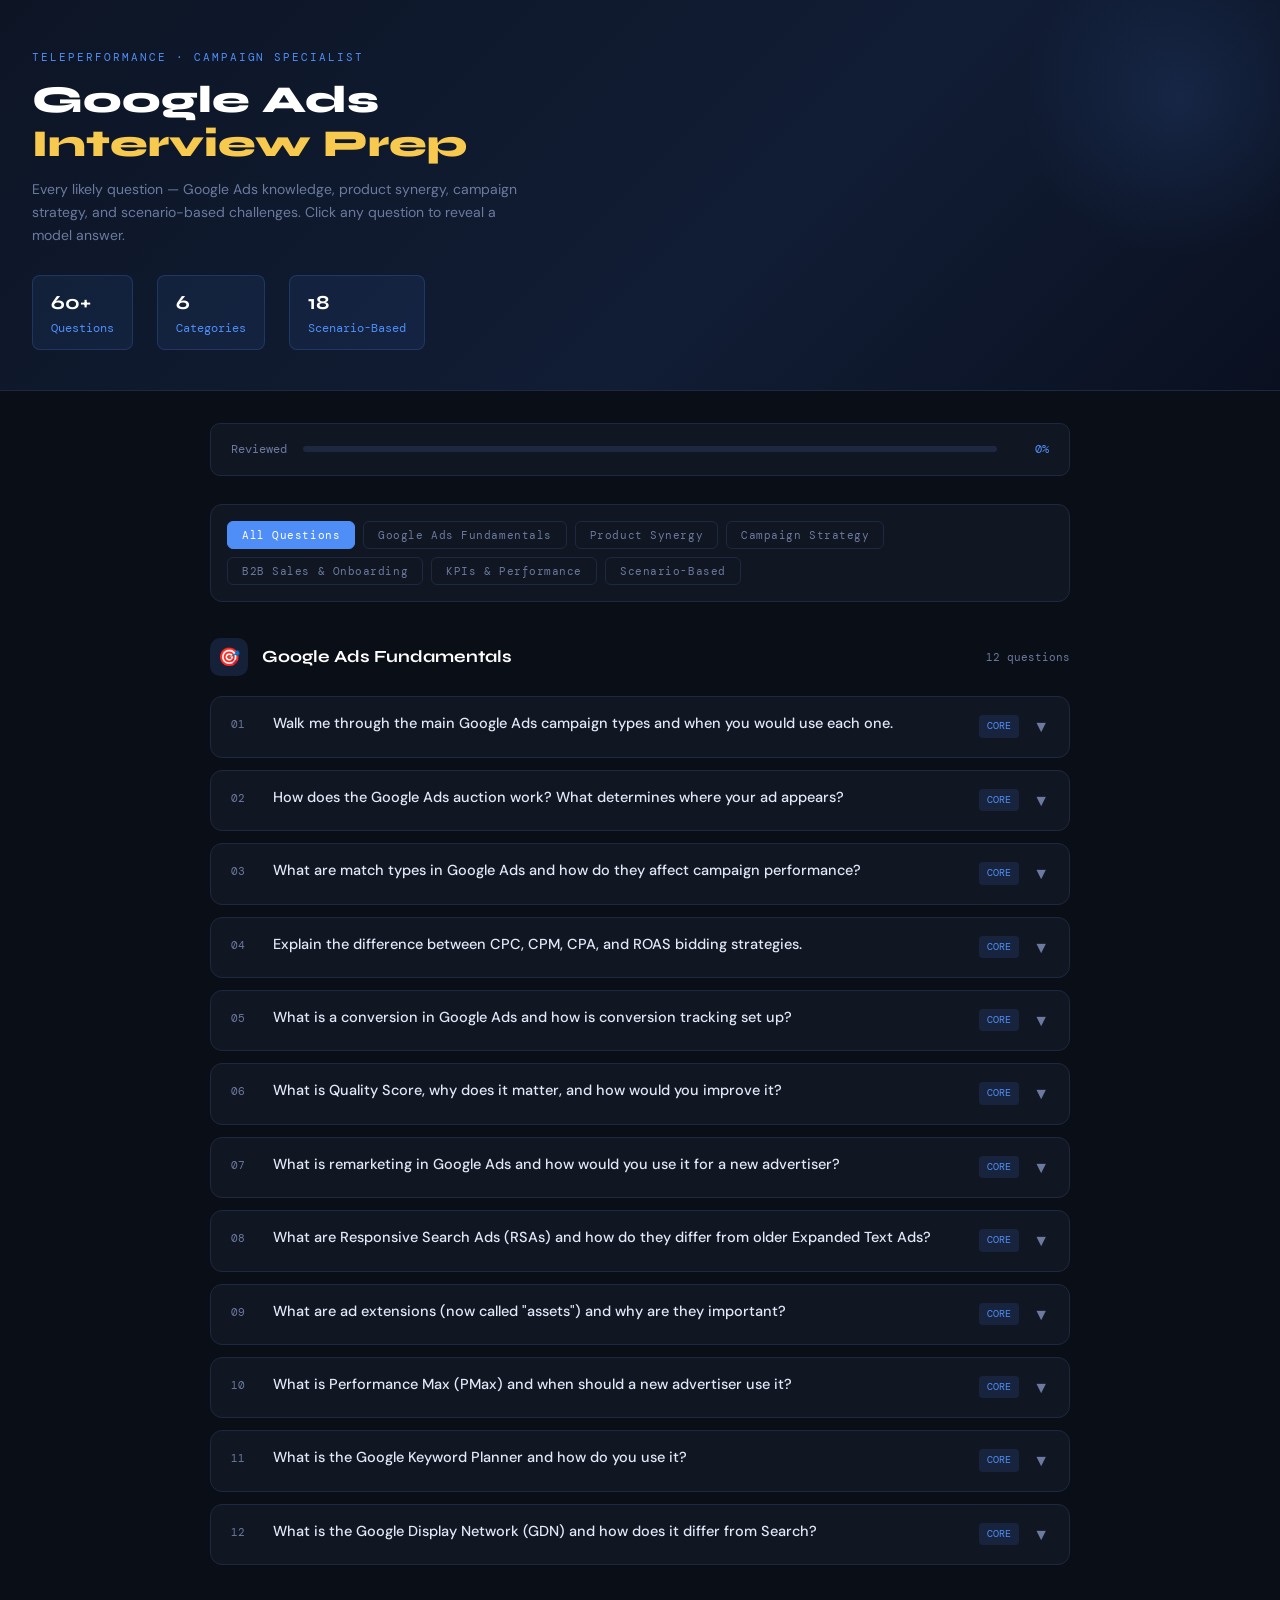
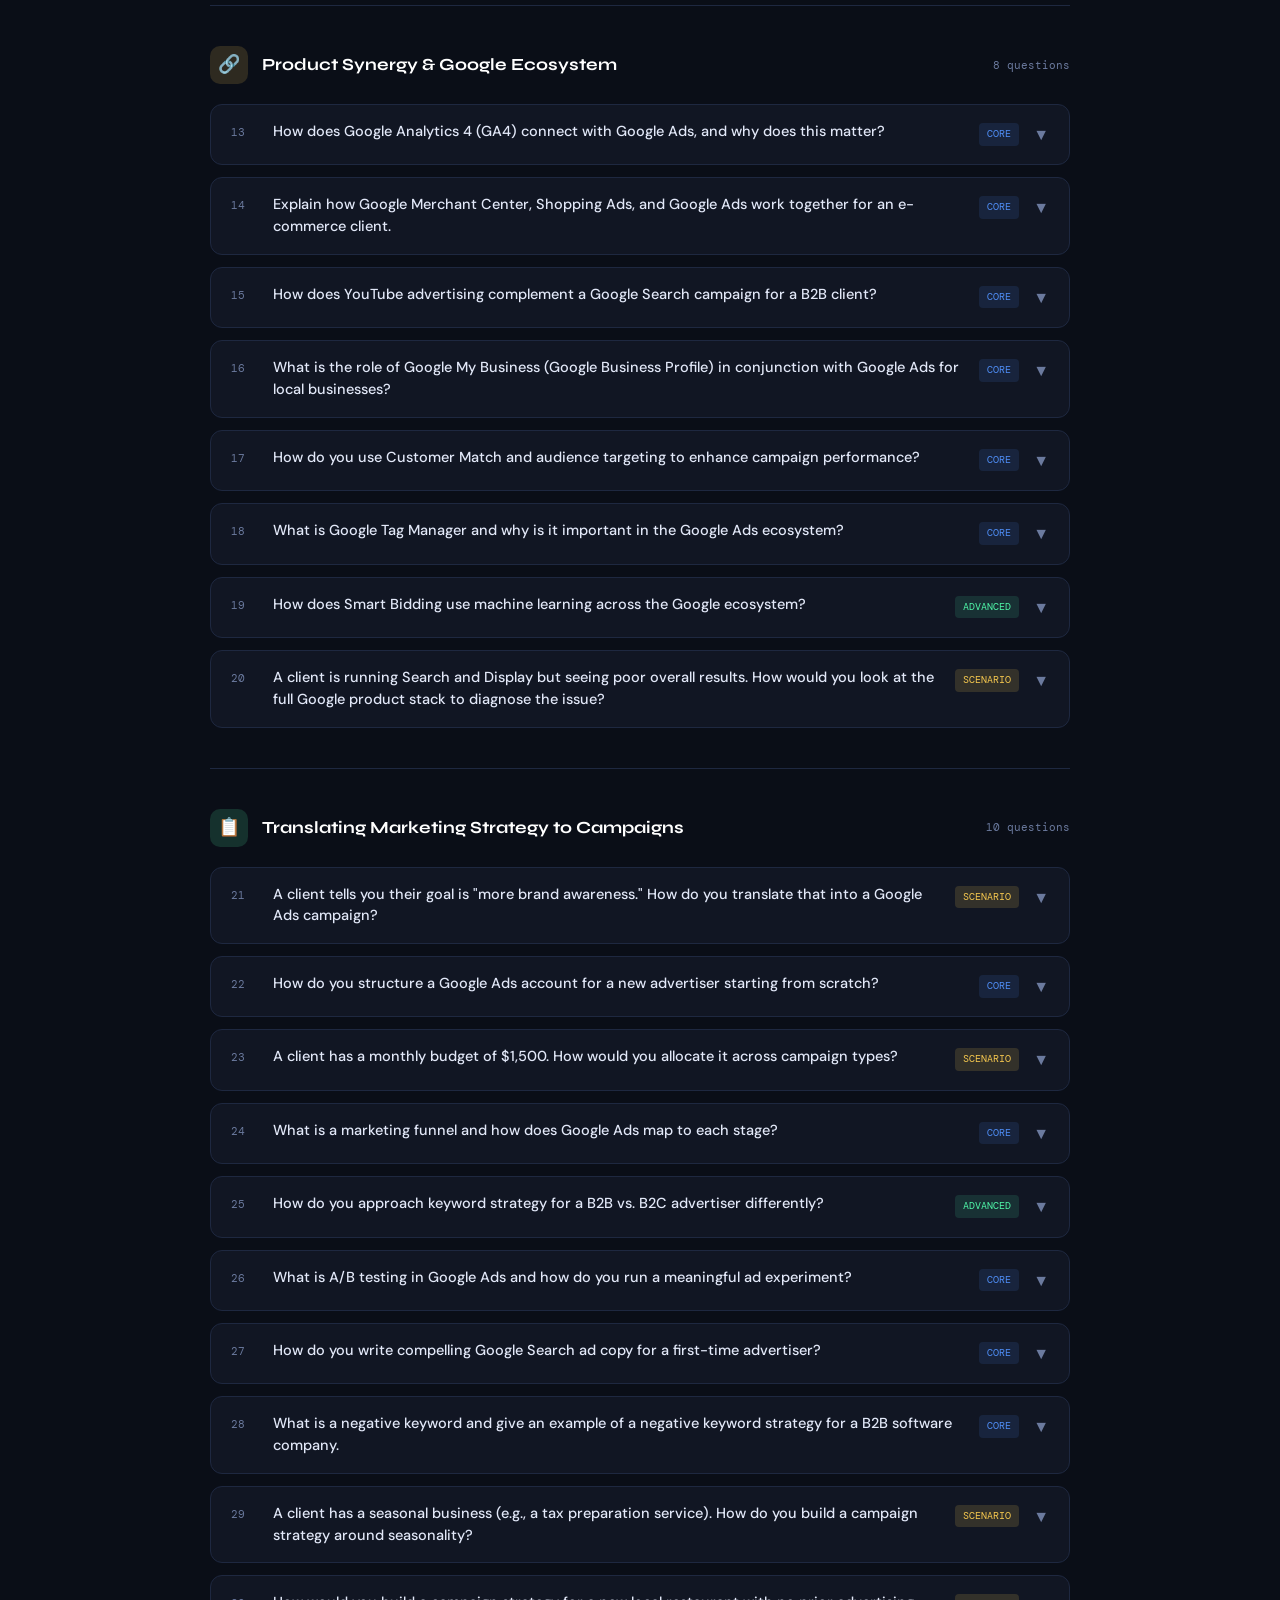
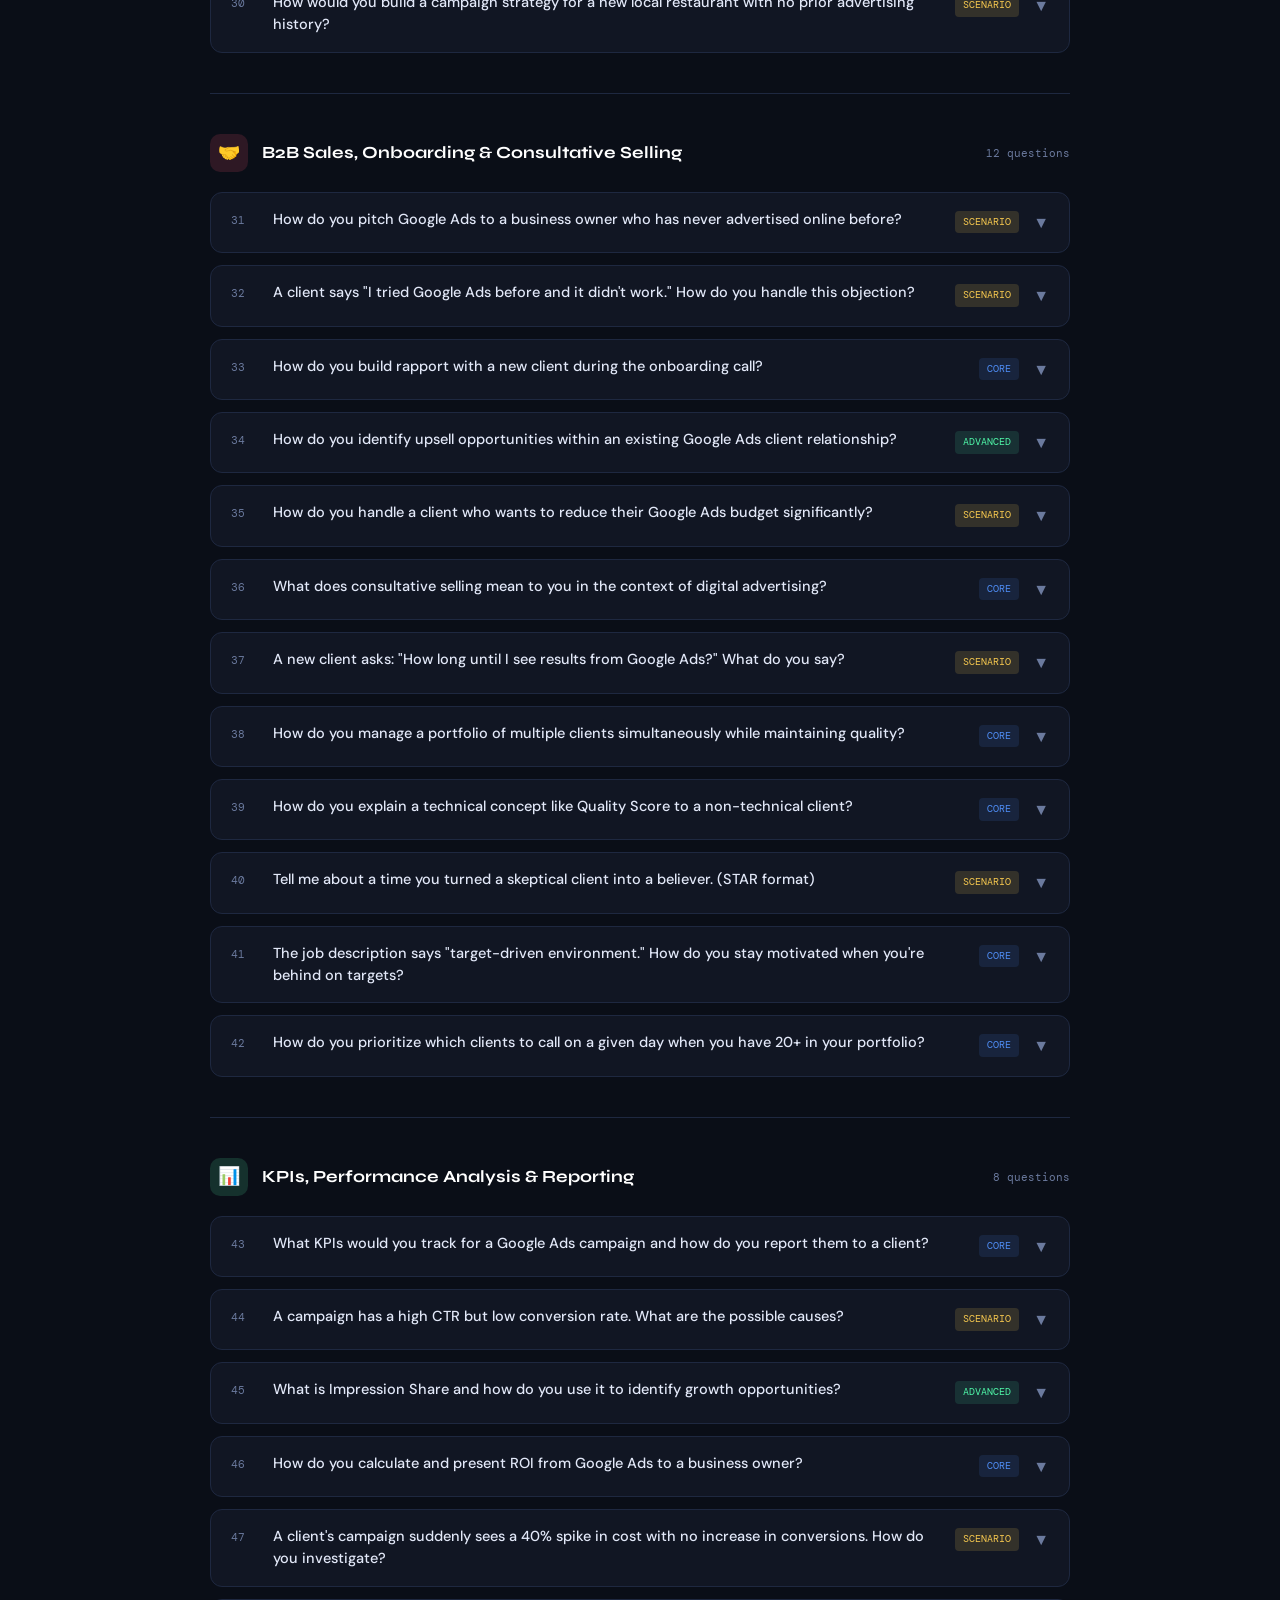
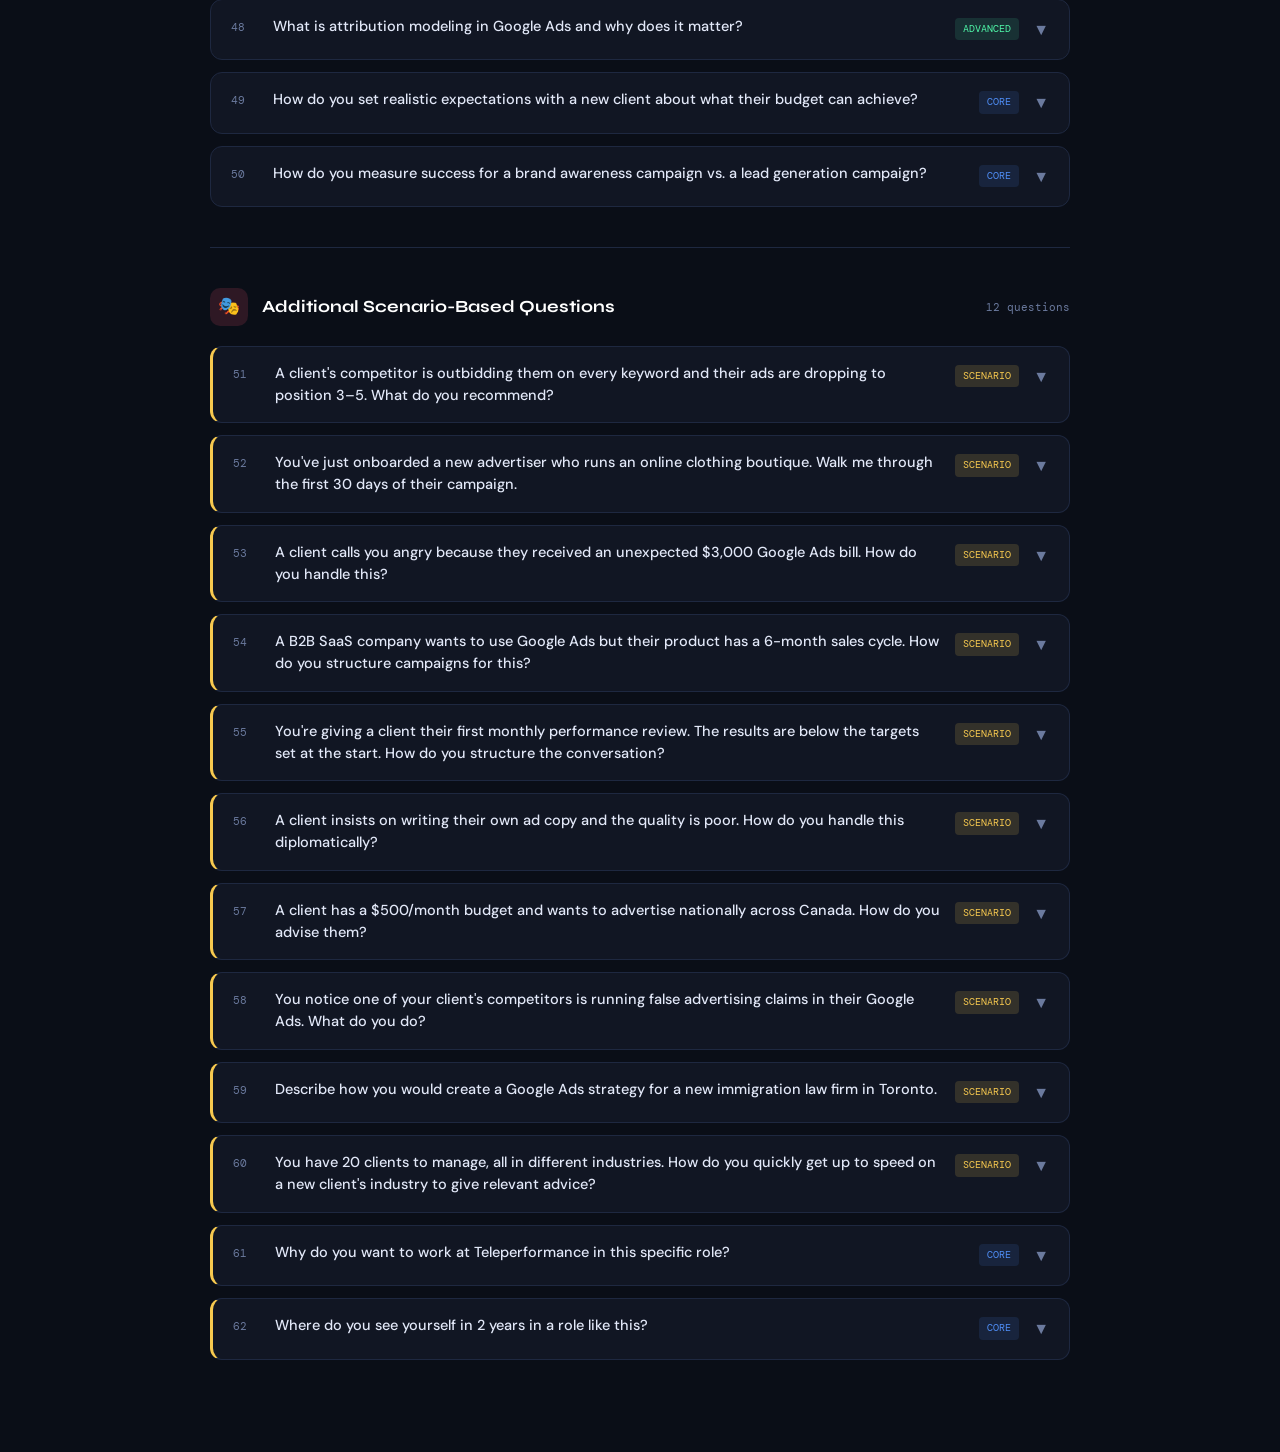
<file: google.html>
<!DOCTYPE html>
<html lang="en">
<head>
<meta charset="UTF-8">
<meta name="viewport" content="width=device-width, initial-scale=1.0">
<title>Google Ads Interview Prep – Campaign Specialist</title>
<link href="https://fonts.googleapis.com/css2?family=Syne:wght@400;600;700;800&family=DM+Mono:wght@300;400;500&family=DM+Sans:wght@300;400;500&display=swap" rel="stylesheet">
<style>
  :root {
    --bg: #0a0e17;
    --surface: #111623;
    --surface2: #171e2e;
    --border: #1e2840;
    --accent: #4f8ef7;
    --accent2: #f7c94f;
    --accent3: #4ff7a8;
    --text: #e2e8f8;
    --muted: #6b7a9e;
    --danger: #f74f6a;
  }

  * { box-sizing: border-box; margin: 0; padding: 0; }

  body {
    background: var(--bg);
    color: var(--text);
    font-family: 'DM Sans', sans-serif;
    font-size: 15px;
    line-height: 1.65;
    min-height: 100vh;
  }

  /* HEADER */
  .hero {
    background: linear-gradient(135deg, #0d1525 0%, #111d35 60%, #0a1020 100%);
    border-bottom: 1px solid var(--border);
    padding: 48px 32px 40px;
    position: relative;
    overflow: hidden;
  }
  .hero::before {
    content: '';
    position: absolute;
    top: -60px; right: -60px;
    width: 320px; height: 320px;
    background: radial-gradient(circle, rgba(79,142,247,0.12) 0%, transparent 70%);
    border-radius: 50%;
  }
  .hero-label {
    font-family: 'DM Mono', monospace;
    font-size: 11px;
    letter-spacing: 0.18em;
    color: var(--accent);
    text-transform: uppercase;
    margin-bottom: 12px;
  }
  .hero h1 {
    font-family: 'Syne', sans-serif;
    font-size: clamp(22px, 5vw, 38px);
    font-weight: 800;
    line-height: 1.15;
    color: #fff;
    max-width: 620px;
  }
  .hero h1 span { color: var(--accent2); }
  .hero-sub {
    margin-top: 12px;
    color: var(--muted);
    font-size: 14px;
    max-width: 500px;
  }
  .stats-row {
    display: flex;
    gap: 24px;
    margin-top: 28px;
    flex-wrap: wrap;
  }
  .stat {
    background: rgba(79,142,247,0.08);
    border: 1px solid rgba(79,142,247,0.2);
    border-radius: 8px;
    padding: 10px 18px;
    font-family: 'DM Mono', monospace;
    font-size: 12px;
    color: var(--accent);
  }
  .stat strong { display: block; font-size: 20px; color: #fff; font-family: 'Syne', sans-serif; }

  /* LAYOUT */
  .container { max-width: 900px; margin: 0 auto; padding: 32px 20px 80px; }

  /* CATEGORY NAV */
  .cat-nav {
    display: flex;
    gap: 8px;
    flex-wrap: wrap;
    margin-bottom: 32px;
    padding: 16px;
    background: var(--surface);
    border: 1px solid var(--border);
    border-radius: 12px;
  }
  .cat-btn {
    background: transparent;
    border: 1px solid var(--border);
    color: var(--muted);
    font-family: 'DM Mono', monospace;
    font-size: 11px;
    letter-spacing: 0.05em;
    padding: 6px 14px;
    border-radius: 6px;
    cursor: pointer;
    transition: all 0.2s;
    white-space: nowrap;
  }
  .cat-btn:hover, .cat-btn.active {
    background: var(--accent);
    border-color: var(--accent);
    color: #fff;
  }

  /* SECTION HEADER */
  .section-header {
    display: flex;
    align-items: center;
    gap: 14px;
    margin: 36px 0 20px;
  }
  .section-icon {
    width: 38px; height: 38px;
    border-radius: 10px;
    display: flex; align-items: center; justify-content: center;
    font-size: 18px;
    flex-shrink: 0;
  }
  .section-title {
    font-family: 'Syne', sans-serif;
    font-size: 17px;
    font-weight: 700;
    color: #fff;
  }
  .section-count {
    font-family: 'DM Mono', monospace;
    font-size: 11px;
    color: var(--muted);
    margin-left: auto;
  }

  /* Q&A CARDS */
  .qa-card {
    background: var(--surface);
    border: 1px solid var(--border);
    border-radius: 12px;
    margin-bottom: 12px;
    overflow: hidden;
    transition: border-color 0.2s;
  }
  .qa-card:hover { border-color: rgba(79,142,247,0.35); }
  .qa-card.scenario { border-left: 3px solid var(--accent2); }
  .qa-card.advanced { border-left: 3px solid var(--accent3); }

  .qa-header {
    padding: 16px 20px;
    cursor: pointer;
    display: flex;
    align-items: flex-start;
    gap: 14px;
    user-select: none;
  }
  .q-num {
    font-family: 'DM Mono', monospace;
    font-size: 11px;
    color: var(--muted);
    flex-shrink: 0;
    margin-top: 2px;
    min-width: 28px;
  }
  .q-text {
    font-size: 14.5px;
    font-weight: 500;
    color: var(--text);
    flex: 1;
    line-height: 1.5;
  }
  .q-badge {
    font-family: 'DM Mono', monospace;
    font-size: 10px;
    padding: 3px 8px;
    border-radius: 4px;
    flex-shrink: 0;
    margin-top: 2px;
  }
  .badge-scenario { background: rgba(247,201,79,0.15); color: var(--accent2); }
  .badge-advanced { background: rgba(79,247,168,0.12); color: var(--accent3); }
  .badge-core { background: rgba(79,142,247,0.12); color: var(--accent); }

  .toggle-icon {
    font-size: 16px;
    color: var(--muted);
    flex-shrink: 0;
    margin-top: 1px;
    transition: transform 0.25s;
  }
  .qa-card.open .toggle-icon { transform: rotate(180deg); }

  .qa-body {
    display: none;
    padding: 0 20px 20px 62px;
  }
  .qa-card.open .qa-body { display: block; }

  .answer-label {
    font-family: 'DM Mono', monospace;
    font-size: 10px;
    letter-spacing: 0.12em;
    color: var(--accent);
    text-transform: uppercase;
    margin-bottom: 10px;
  }
  .answer-text {
    color: #bdc8e8;
    font-size: 14px;
    line-height: 1.7;
  }
  .answer-text strong {
    color: var(--accent2);
    font-weight: 600;
  }
  .answer-text ul {
    margin: 8px 0 8px 18px;
  }
  .answer-text li { margin-bottom: 5px; }
  .tip-box {
    margin-top: 14px;
    background: rgba(79,247,168,0.06);
    border: 1px solid rgba(79,247,168,0.18);
    border-radius: 8px;
    padding: 12px 14px;
    font-size: 13px;
    color: #8be8c0;
  }
  .tip-box::before { content: '💡 Tip: '; font-weight: 600; }

  /* PROGRESS BAR */
  .progress-wrap {
    background: var(--surface);
    border: 1px solid var(--border);
    border-radius: 10px;
    padding: 16px 20px;
    margin-bottom: 28px;
    display: flex;
    align-items: center;
    gap: 16px;
  }
  .progress-label { font-family: 'DM Mono', monospace; font-size: 12px; color: var(--muted); white-space: nowrap; }
  .progress-bar-bg { flex: 1; height: 6px; background: var(--border); border-radius: 3px; overflow: hidden; }
  .progress-bar-fill { height: 100%; background: linear-gradient(90deg, var(--accent), var(--accent3)); border-radius: 3px; transition: width 0.4s ease; width: 0%; }
  .progress-pct { font-family: 'DM Mono', monospace; font-size: 12px; color: var(--accent); min-width: 36px; text-align: right; }

  .divider { height: 1px; background: var(--border); margin: 40px 0; }
</style>
</head>
<body>

<div class="hero">
  <div class="hero-label">Teleperformance · Campaign Specialist</div>
  <h1>Google Ads<br><span>Interview Prep</span></h1>
  <p class="hero-sub">Every likely question — Google Ads knowledge, product synergy, campaign strategy, and scenario-based challenges. Click any question to reveal a model answer.</p>
  <div class="stats-row">
    <div class="stat"><strong>60+</strong> Questions</div>
    <div class="stat"><strong>6</strong> Categories</div>
    <div class="stat"><strong>18</strong> Scenario-Based</div>
  </div>
</div>

<div class="container">

  <div class="progress-wrap">
    <span class="progress-label">Reviewed</span>
    <div class="progress-bar-bg"><div class="progress-bar-fill" id="progressFill"></div></div>
    <span class="progress-pct" id="progressPct">0%</span>
  </div>

  <div class="cat-nav">
    <button class="cat-btn active" onclick="filterCat('all', this)">All Questions</button>
    <button class="cat-btn" onclick="filterCat('fundamentals', this)">Google Ads Fundamentals</button>
    <button class="cat-btn" onclick="filterCat('synergy', this)">Product Synergy</button>
    <button class="cat-btn" onclick="filterCat('strategy', this)">Campaign Strategy</button>
    <button class="cat-btn" onclick="filterCat('sales', this)">B2B Sales & Onboarding</button>
    <button class="cat-btn" onclick="filterCat('kpi', this)">KPIs & Performance</button>
    <button class="cat-btn" onclick="filterCat('scenario', this)">Scenario-Based</button>
  </div>

  <!-- =================== SECTION 1 =================== -->
  <div class="section-header" data-cat="fundamentals">
    <div class="section-icon" style="background:rgba(79,142,247,0.15);">🎯</div>
    <div>
      <div class="section-title">Google Ads Fundamentals</div>
    </div>
    <span class="section-count">12 questions</span>
  </div>

  <!-- Q1 -->
  <div class="qa-card" data-cat="fundamentals" onclick="toggle(this)">
    <div class="qa-header">
      <span class="q-num">01</span>
      <span class="q-text">Walk me through the main Google Ads campaign types and when you would use each one.</span>
      <span class="q-badge badge-core">CORE</span>
      <span class="toggle-icon">▼</span>
    </div>
    <div class="qa-body">
      <div class="answer-label">Model Answer</div>
      <div class="answer-text">
        Google Ads offers several campaign types, each suited to different business goals:<br><br>
        <strong>Search Campaigns</strong> — Text ads on Google Search results. Best for capturing high-intent buyers who are already searching for a product or service. Ideal for direct response and lead generation.<br><br>
        <strong>Display Campaigns</strong> — Visual banner ads across the Google Display Network (millions of sites and apps). Best for brand awareness, retargeting, and reaching users earlier in the funnel.<br><br>
        <strong>Shopping Campaigns</strong> — Product listing ads showing images, price, and store name. Essential for e-commerce businesses wanting to drive product sales.<br><br>
        <strong>Video Campaigns (YouTube)</strong> — In-stream and discovery ads on YouTube. Best for storytelling, brand building, or reaching audiences by interest and demographics.<br><br>
        <strong>Performance Max (PMax)</strong> — Google's AI-driven campaign that runs across all channels (Search, Display, YouTube, Gmail, Maps) simultaneously, using machine learning to optimize toward a conversion goal. Best when you have a clear conversion objective and sufficient data.<br><br>
        <strong>App Campaigns</strong> — For mobile app installs and in-app actions across Google's entire network.
        <div class="tip-box">When asked this at TP, tie each type to a client use case — e.g. "A local restaurant would start with Search and Maps; an e-commerce client would layer Shopping + PMax."</div>
      </div>
    </div>
  </div>

  <!-- Q2 -->
  <div class="qa-card" data-cat="fundamentals" onclick="toggle(this)">
    <div class="qa-header">
      <span class="q-num">02</span>
      <span class="q-text">How does the Google Ads auction work? What determines where your ad appears?</span>
      <span class="q-badge badge-core">CORE</span>
      <span class="toggle-icon">▼</span>
    </div>
    <div class="qa-body">
      <div class="answer-label">Model Answer</div>
      <div class="answer-text">
        Every time someone searches on Google, an auction runs instantly. Your ad's position is determined by <strong>Ad Rank</strong>, which is calculated as:<br><br>
        <strong>Ad Rank = Bid × Quality Score × Expected Impact of Extensions</strong><br><br>
        <strong>Quality Score</strong> (1–10) is made up of three components:
        <ul>
          <li><strong>Expected Click-Through Rate (CTR)</strong> — how likely users are to click your ad</li>
          <li><strong>Ad Relevance</strong> — how closely the ad matches the search intent</li>
          <li><strong>Landing Page Experience</strong> — how relevant and fast the destination page is</li>
        </ul>
        This means a higher bid alone doesn't guarantee top position. A highly relevant ad with a great landing page can outrank a competitor with a higher bid. This is why optimizing Quality Score is central to reducing cost-per-click and improving ROI.
        <div class="tip-box">This is foundational — expect this in almost every Google Ads interview. Practice explaining it as if teaching it to a client who has never advertised before.</div>
      </div>
    </div>
  </div>

  <!-- Q3 -->
  <div class="qa-card" data-cat="fundamentals" onclick="toggle(this)">
    <div class="qa-header">
      <span class="q-num">03</span>
      <span class="q-text">What are match types in Google Ads and how do they affect campaign performance?</span>
      <span class="q-badge badge-core">CORE</span>
      <span class="toggle-icon">▼</span>
    </div>
    <div class="qa-body">
      <div class="answer-label">Model Answer</div>
      <div class="answer-text">
        Match types control which searches trigger your ads:
        <ul>
          <li><strong>Broad Match</strong> — Widest reach; Google's AI matches to related searches, including synonyms and related topics. Highest volume but can attract irrelevant traffic. Works best with Smart Bidding.</li>
          <li><strong>Phrase Match</strong> — Ads show for searches containing the meaning of your keyword. More targeted than broad but more flexible than exact. Good balance of reach and relevance.</li>
          <li><strong>Exact Match</strong> — Ads only show for searches with the same intent as the exact keyword. Highest precision, lowest volume, typically highest CTR and conversion rate.</li>
        </ul>
        <strong>Negative keywords</strong> are equally important — they prevent ads from showing for irrelevant queries, protecting budget and improving Quality Score.<br><br>
        A strong campaign usually uses a <strong>layered match type strategy</strong>: Exact for best-performing terms, Phrase for discovery, and Broad with Smart Bidding for scale — while maintaining a robust negative keyword list.
      </div>
    </div>
  </div>

  <!-- Q4 -->
  <div class="qa-card" data-cat="fundamentals" onclick="toggle(this)">
    <div class="qa-header">
      <span class="q-num">04</span>
      <span class="q-text">Explain the difference between CPC, CPM, CPA, and ROAS bidding strategies.</span>
      <span class="q-badge badge-core">CORE</span>
      <span class="toggle-icon">▼</span>
    </div>
    <div class="qa-body">
      <div class="answer-label">Model Answer</div>
      <div class="answer-text">
        <strong>CPC (Cost Per Click) – Manual</strong>: You set the maximum you'll pay per click. Best for hands-on control when you're still learning what works. Good for new campaigns with limited data.<br><br>
        <strong>CPM (Cost Per Thousand Impressions)</strong>: Pay per 1,000 views. Used in Display and YouTube campaigns focused on brand awareness where clicks aren't the goal.<br><br>
        <strong>CPA (Cost Per Acquisition / Target CPA)</strong>: Google's Smart Bidding sets bids automatically to get conversions at or below your target cost. Requires at least 30–50 conversions/month to work effectively. Best for lead generation.<br><br>
        <strong>ROAS (Return on Ad Spend / Target ROAS)</strong>: Google optimizes for revenue relative to spend. E.g., a 400% ROAS target means you want $4 back for every $1 spent. Requires robust conversion value tracking. Ideal for e-commerce.<br><br>
        <strong>Maximize Conversions / Maximize Clicks</strong>: Fully automated — Google spends the budget to get the most conversions or clicks. Good for accounts with consistent budgets and clear goals.<br><br>
        The right strategy depends on the campaign's stage and data maturity — early on, manual CPC; as data builds, move toward Smart Bidding.
      </div>
    </div>
  </div>

  <!-- Q5 -->
  <div class="qa-card" data-cat="fundamentals" onclick="toggle(this)">
    <div class="qa-header">
      <span class="q-num">05</span>
      <span class="q-text">What is a conversion in Google Ads and how is conversion tracking set up?</span>
      <span class="q-badge badge-core">CORE</span>
      <span class="toggle-icon">▼</span>
    </div>
    <div class="qa-body">
      <div class="answer-label">Model Answer</div>
      <div class="answer-text">
        A <strong>conversion</strong> is a measurable action that a user takes after clicking an ad, aligned with a business goal. Examples include:
        <ul>
          <li>Form submission or lead inquiry</li>
          <li>Purchase or checkout completion</li>
          <li>Phone call from the ad or website</li>
          <li>App download or in-app action</li>
          <li>Newsletter signup or account creation</li>
        </ul>
        <strong>Setting up conversion tracking</strong> involves:
        <ol style="margin-left:18px;">
          <li>Going to Tools → Conversions in Google Ads</li>
          <li>Defining the conversion action and its value (if applicable)</li>
          <li>Installing the Google Ads conversion tag on the thank-you/confirmation page via Google Tag Manager or direct code</li>
          <li>Verifying the tag is firing correctly</li>
        </ol>
        For new clients without a developer, <strong>Google Tag Manager</strong> is the recommended implementation path — it lets you deploy tags without touching code directly.<br><br>
        Without conversion tracking, Smart Bidding cannot optimize effectively, and you cannot measure ROI. This is one of the first things I'd help a new client set up.
        <div class="tip-box">At TP, new advertiser onboarding often starts with conversion setup. Frame this as a priority in your answer.</div>
      </div>
    </div>
  </div>

  <!-- Q6 -->
  <div class="qa-card" data-cat="fundamentals" onclick="toggle(this)">
    <div class="qa-header">
      <span class="q-num">06</span>
      <span class="q-text">What is Quality Score, why does it matter, and how would you improve it?</span>
      <span class="q-badge badge-core">CORE</span>
      <span class="toggle-icon">▼</span>
    </div>
    <div class="qa-body">
      <div class="answer-label">Model Answer</div>
      <div class="answer-text">
        <strong>Quality Score</strong> is Google's 1–10 rating of the relevance and quality of your keywords, ads, and landing pages. It directly impacts:
        <ul>
          <li><strong>Ad Rank</strong> — higher QS can place you above higher-bidding competitors</li>
          <li><strong>Cost Per Click</strong> — higher QS means you pay less per click for the same position</li>
        </ul>
        <strong>To improve Quality Score:</strong><br><br>
        <strong>1. CTR</strong>: Write compelling, relevant ad copy. Use numbers, offers, and strong CTAs. A/B test headlines regularly using Responsive Search Ads.<br><br>
        <strong>2. Ad Relevance</strong>: Tightly theme your ad groups — each should focus on one topic with keywords that closely match the ad copy. Avoid dumping dozens of unrelated keywords into one ad group.<br><br>
        <strong>3. Landing Page Experience</strong>: Ensure the landing page directly matches what the ad promises. Fast load time (Core Web Vitals), mobile-friendly design, clear CTA, and relevant content all matter. Use Google's PageSpeed Insights tool to diagnose issues.
      </div>
    </div>
  </div>

  <!-- Q7 -->
  <div class="qa-card" data-cat="fundamentals" onclick="toggle(this)">
    <div class="qa-header">
      <span class="q-num">07</span>
      <span class="q-text">What is remarketing in Google Ads and how would you use it for a new advertiser?</span>
      <span class="q-badge badge-core">CORE</span>
      <span class="toggle-icon">▼</span>
    </div>
    <div class="qa-body">
      <div class="answer-label">Model Answer</div>
      <div class="answer-text">
        <strong>Remarketing</strong> (also called retargeting) lets you show ads specifically to people who have previously visited your website or interacted with your brand. It works by placing a cookie or tag on site visitors and then targeting those users through Google Display Network or Search campaigns.<br><br>
        <strong>Types of remarketing:</strong>
        <ul>
          <li><strong>Standard Remarketing</strong> — show display ads to past website visitors</li>
          <li><strong>Dynamic Remarketing</strong> — show ads featuring the specific products/services a user viewed (powerful for e-commerce)</li>
          <li><strong>RLSA (Remarketing Lists for Search Ads)</strong> — adjust Search bids or show different ads for users who've previously visited your site</li>
          <li><strong>Customer Match</strong> — upload a customer email list to target existing customers or create similar audiences</li>
        </ul>
        <strong>For a new advertiser:</strong> I'd start by installing the remarketing tag (via Google Tag Manager) and building a "website visitors in last 30 days" audience. Even if the audience is initially small, it allows us to test messaging and build conversion data before scaling. As traffic grows, we can create segmented lists — cart abandoners, product page viewers, etc. — for more personalized campaigns.
      </div>
    </div>
  </div>

  <!-- Q8 -->
  <div class="qa-card" data-cat="fundamentals" onclick="toggle(this)">
    <div class="qa-header">
      <span class="q-num">08</span>
      <span class="q-text">What are Responsive Search Ads (RSAs) and how do they differ from older Expanded Text Ads?</span>
      <span class="q-badge badge-core">CORE</span>
      <span class="toggle-icon">▼</span>
    </div>
    <div class="qa-body">
      <div class="answer-label">Model Answer</div>
      <div class="answer-text">
        <strong>Responsive Search Ads (RSAs)</strong> are the current standard ad format in Google Search campaigns. You provide up to 15 headlines and 4 description lines, and Google's machine learning tests different combinations to find what performs best for each user's search query.<br><br>
        <strong>Key differences from Expanded Text Ads (ETAs):</strong>
        <ul>
          <li>ETAs had a fixed structure: 3 headlines + 2 descriptions. You controlled the exact combination shown.</li>
          <li>RSAs are flexible and adaptive — Google dynamically assembles the best combination for each auction.</li>
          <li>ETAs were sunset by Google in 2022; RSAs are now the only editable text ad format.</li>
        </ul>
        <strong>Best practices for RSAs:</strong>
        <ul>
          <li>Write at least 8–10 truly distinct headlines (avoid repetition)</li>
          <li>Include keywords in at least 2–3 headlines</li>
          <li>Include a strong CTA in at least one headline and one description</li>
          <li>Use "Pin" sparingly — only when a headline MUST appear in a specific position</li>
          <li>Aim for an "Excellent" Ad Strength rating</li>
        </ul>
      </div>
    </div>
  </div>

  <!-- Q9 -->
  <div class="qa-card" data-cat="fundamentals" onclick="toggle(this)">
    <div class="qa-header">
      <span class="q-num">09</span>
      <span class="q-text">What are ad extensions (now called "assets") and why are they important?</span>
      <span class="q-badge badge-core">CORE</span>
      <span class="toggle-icon">▼</span>
    </div>
    <div class="qa-body">
      <div class="answer-label">Model Answer</div>
      <div class="answer-text">
        <strong>Ad Assets (formerly Extensions)</strong> add extra information to your ads, making them larger, more useful, and more clickable — without extra cost per click. They improve Ad Rank because Google rewards ads that provide a better user experience.<br><br>
        <strong>Key asset types and their uses:</strong>
        <ul>
          <li><strong>Sitelink Assets</strong> — Additional links below the ad (e.g., "Book a Demo," "View Pricing," "Contact Us") — great for directing users to specific pages</li>
          <li><strong>Callout Assets</strong> — Short, non-clickable highlights (e.g., "Free Shipping," "24/7 Support") — boosts credibility</li>
          <li><strong>Call Assets</strong> — Adds a phone number to mobile ads for direct calling — essential for service businesses</li>
          <li><strong>Location Assets</strong> — Shows business address; great for local businesses driving foot traffic</li>
          <li><strong>Structured Snippet Assets</strong> — Lists specific categories, products, or services under the ad</li>
          <li><strong>Lead Form Assets</strong> — Lets users submit contact info directly from the SERP without visiting the website — great for new advertiser lead gen</li>
          <li><strong>Image Assets</strong> — Adds visual images to Search ads</li>
        </ul>
        For new advertisers, I always recommend enabling as many relevant assets as possible — they increase ad real estate and provide more pathways to conversion.
      </div>
    </div>
  </div>

  <!-- Q10 -->
  <div class="qa-card" data-cat="fundamentals" onclick="toggle(this)">
    <div class="qa-header">
      <span class="q-num">10</span>
      <span class="q-text">What is Performance Max (PMax) and when should a new advertiser use it?</span>
      <span class="q-badge badge-core">CORE</span>
      <span class="toggle-icon">▼</span>
    </div>
    <div class="qa-body">
      <div class="answer-label">Model Answer</div>
      <div class="answer-text">
        <strong>Performance Max</strong> is Google's fully automated campaign type that runs across all Google channels simultaneously — Search, Display, YouTube, Gmail, Discover, and Google Maps — using a single campaign structure. Google's AI decides where, when, and to whom to show ads based on your conversion goals.<br><br>
        <strong>Key features:</strong>
        <ul>
          <li>Requires conversion tracking to be set up (no PMax without it)</li>
          <li>You provide "asset groups" — combinations of text, images, videos, and audience signals</li>
          <li>More effective as it learns — typically takes 4–6 weeks to exit the learning phase</li>
        </ul>
        <strong>When it's a good fit for new advertisers:</strong>
        <ul>
          <li>They have a clear conversion goal (lead form, purchase)</li>
          <li>They want maximum reach without managing multiple campaign types</li>
          <li>They have strong creative assets (images, video)</li>
        </ul>
        <strong>When to be cautious:</strong> PMax offers limited visibility into where your budget is going. For very small budgets or brand-sensitive advertisers, starting with Search first gives more control before scaling into PMax.
        <div class="tip-box">PMax is a hot topic in Google Ads right now. Showing you understand its strengths AND limitations signals advanced knowledge.</div>
      </div>
    </div>
  </div>

  <!-- Q11 -->
  <div class="qa-card" data-cat="fundamentals" onclick="toggle(this)">
    <div class="qa-header">
      <span class="q-num">11</span>
      <span class="q-text">What is the Google Keyword Planner and how do you use it?</span>
      <span class="q-badge badge-core">CORE</span>
      <span class="toggle-icon">▼</span>
    </div>
    <div class="qa-body">
      <div class="answer-label">Model Answer</div>
      <div class="answer-text">
        <strong>Google Keyword Planner</strong> is a free tool within Google Ads used for keyword research and search volume forecasting. It helps:
        <ul>
          <li>Discover new keyword ideas related to a product or service</li>
          <li>See monthly search volume ranges for specific keywords</li>
          <li>Understand bid estimates (low and high range CPC)</li>
          <li>Forecast expected impressions, clicks, and cost based on selected keywords and budget</li>
        </ul>
        <strong>How I use it during onboarding:</strong>
        <ol style="margin-left:18px;">
          <li>Start with the client's business description or landing page URL to generate initial keyword ideas</li>
          <li>Filter by location (e.g., Toronto or Canada) and language</li>
          <li>Identify high-intent keywords (e.g., "buy", "hire", "near me") vs. broad informational terms</li>
          <li>Group keywords by theme for ad group structure</li>
          <li>Use the forecast tool to validate the budget against expected results</li>
        </ol>
        It's one of the first tools I'd use with a new advertiser to align expectations on what a realistic budget can achieve in their market.
      </div>
    </div>
  </div>

  <!-- Q12 -->
  <div class="qa-card" data-cat="fundamentals" onclick="toggle(this)">
    <div class="qa-header">
      <span class="q-num">12</span>
      <span class="q-text">What is the Google Display Network (GDN) and how does it differ from Search?</span>
      <span class="q-badge badge-core">CORE</span>
      <span class="toggle-icon">▼</span>
    </div>
    <div class="qa-body">
      <div class="answer-label">Model Answer</div>
      <div class="answer-text">
        The <strong>Google Display Network (GDN)</strong> is a collection of over 2 million websites, apps, and videos where Google can place display ads. It reaches approximately 90% of global internet users.<br><br>
        <strong>Key differences vs. Search:</strong>
        <ul>
          <li><strong>Intent</strong>: Search targets users who are actively looking for something (high intent). GDN reaches users who are browsing other content (lower intent, but wider audience).</li>
          <li><strong>Ad Format</strong>: Search = text ads. GDN = image, banner, responsive display ads, and video.</li>
          <li><strong>Targeting</strong>: GDN targets by audience (interests, demographics, custom intent, similar audiences) or by placement (specific websites/apps). Search targets by keywords.</li>
          <li><strong>Cost</strong>: GDN CPCs are typically much lower than Search. Good for cost-efficient awareness.</li>
          <li><strong>Goal</strong>: GDN is best for brand awareness, product discovery, and remarketing. Search is best for direct response and conversions.</li>
        </ul>
        For a new advertiser, I'd usually start with Search for immediate ROI and add Display for remarketing once we have website traffic to retarget.
      </div>
    </div>
  </div>

  <!-- =================== SECTION 2 =================== -->
  <div class="divider"></div>
  <div class="section-header" data-cat="synergy">
    <div class="section-icon" style="background:rgba(247,201,79,0.15);">🔗</div>
    <div>
      <div class="section-title">Product Synergy & Google Ecosystem</div>
    </div>
    <span class="section-count">8 questions</span>
  </div>

  <!-- Q13 -->
  <div class="qa-card" data-cat="synergy" onclick="toggle(this)">
    <div class="qa-header">
      <span class="q-num">13</span>
      <span class="q-text">How does Google Analytics 4 (GA4) connect with Google Ads, and why does this matter?</span>
      <span class="q-badge badge-core">CORE</span>
      <span class="toggle-icon">▼</span>
    </div>
    <div class="qa-body">
      <div class="answer-label">Model Answer</div>
      <div class="answer-text">
        <strong>Google Analytics 4 (GA4)</strong> is Google's web analytics platform. When linked to Google Ads, it enables:<br><br>
        <ul>
          <li><strong>Richer Conversion Data</strong> — GA4 can pass conversion events back to Google Ads, so you can track micro-conversions (scroll depth, video views, engaged sessions) not just final sales</li>
          <li><strong>Audience Sharing</strong> — GA4 audiences (e.g., users who viewed a pricing page but didn't convert) can be imported into Google Ads for RLSA and Display remarketing</li>
          <li><strong>Full Funnel Visibility</strong> — See what users do after clicking an ad: pages visited, time on site, bounce rate — helping identify landing page issues</li>
          <li><strong>Smart Bidding Signals</strong> — GA4 data enriches Google's AI bidding with more behavioral signals, improving optimization</li>
        </ul>
        For new advertisers, linking GA4 to Google Ads is one of the first setup steps I'd walk them through. It's essentially the nervous system connecting advertising activity to real business outcomes.
        <div class="tip-box">Linking Google Ads + GA4 is almost always part of a new advertiser onboarding checklist at TP.</div>
      </div>
    </div>
  </div>

  <!-- Q14 -->
  <div class="qa-card" data-cat="synergy" onclick="toggle(this)">
    <div class="qa-header">
      <span class="q-num">14</span>
      <span class="q-text">Explain how Google Merchant Center, Shopping Ads, and Google Ads work together for an e-commerce client.</span>
      <span class="q-badge badge-core">CORE</span>
      <span class="toggle-icon">▼</span>
    </div>
    <div class="qa-body">
      <div class="answer-label">Model Answer</div>
      <div class="answer-text">
        For an e-commerce advertiser, the ecosystem works as follows:<br><br>
        <strong>1. Google Merchant Center (GMC)</strong> — The advertiser uploads their product catalog (name, price, image, availability, URL) into GMC as a product feed. Think of it as the "product database" for Google.<br><br>
        <strong>2. Google Ads</strong> — The Shopping campaign in Google Ads connects to the Merchant Center feed. When users search for relevant products, Google pulls product details from the feed to create Shopping Ads automatically — no manual ad copy writing needed.<br><br>
        <strong>3. Shopping Ads appear</strong> — At the top of search results with product image, price, store name, and ratings. These have higher purchase intent and typically strong conversion rates.<br><br>
        <strong>Synergy:</strong> Feed quality in GMC directly impacts Shopping Ad performance. A well-optimized feed (accurate titles, rich descriptions, competitive pricing) improves relevance matching and Ad Rank in Google Ads auctions. GA4 then tracks what happens post-click.<br><br>
        <strong>For a new e-commerce client</strong>, I'd help them set up GMC, verify their feed, link it to Google Ads, and run a Shopping or PMax campaign targeting their best-selling products first.
      </div>
    </div>
  </div>

  <!-- Q15 -->
  <div class="qa-card" data-cat="synergy" onclick="toggle(this)">
    <div class="qa-header">
      <span class="q-num">15</span>
      <span class="q-text">How does YouTube advertising complement a Google Search campaign for a B2B client?</span>
      <span class="q-badge badge-core">CORE</span>
      <span class="toggle-icon">▼</span>
    </div>
    <div class="qa-body">
      <div class="answer-label">Model Answer</div>
      <div class="answer-text">
        <strong>YouTube and Search serve different stages of the buyer journey:</strong><br><br>
        <strong>Search = Bottom of Funnel (BOFU)</strong> — The prospect is already aware of their problem and is actively searching for solutions. Search ads capture this high-intent moment.<br><br>
        <strong>YouTube = Top/Middle of Funnel (TOFU/MOFU)</strong> — YouTube is where you build brand awareness, educate prospects, and warm them up before they reach the search stage.<br><br>
        <strong>Synergy in practice:</strong>
        <ul>
          <li>A prospect sees a YouTube pre-roll ad explaining your B2B software solution and its ROI</li>
          <li>Days later, they search "project management software for teams" on Google</li>
          <li>Your Search ad appears — and because they've already seen your brand, CTR and conversion rate are higher</li>
          <li>Using RLSA, you can bid more aggressively for users who watched your YouTube ad and then searched</li>
        </ul>
        Google Ads allows you to create <strong>Custom Intent Audiences</strong> and <strong>Video Reach Campaigns</strong> that target users based on their search behavior — bridging YouTube and Search for a full-funnel B2B strategy.
      </div>
    </div>
  </div>

  <!-- Q16 -->
  <div class="qa-card" data-cat="synergy" onclick="toggle(this)">
    <div class="qa-header">
      <span class="q-num">16</span>
      <span class="q-text">What is the role of Google My Business (Google Business Profile) in conjunction with Google Ads for local businesses?</span>
      <span class="q-badge badge-core">CORE</span>
      <span class="toggle-icon">▼</span>
    </div>
    <div class="qa-body">
      <div class="answer-label">Model Answer</div>
      <div class="answer-text">
        <strong>Google Business Profile (GBP)</strong> — formerly Google My Business — is a free listing that shows your business on Google Maps and the Knowledge Panel in Search (name, address, hours, reviews, photos).<br><br>
        <strong>Connection to Google Ads:</strong>
        <ul>
          <li><strong>Location Assets</strong> — Linking GBP to Google Ads enables Location Assets, which append your address and map pin to Search ads. This significantly increases ad size and visibility for local searches.</li>
          <li><strong>Local Campaigns / PMax for Store Goals</strong> — These campaign types use GBP data to drive in-store visits and calls.</li>
          <li><strong>Call Assets</strong> — Pulling your verified phone number through GBP adds credibility.</li>
          <li><strong>Maps Ads</strong> — A linked GBP allows ads to appear within Google Maps when users search nearby.</li>
        </ul>
        For a local business (restaurant, dental clinic, retail store), I'd always start by ensuring GBP is fully optimized and linked to their Google Ads account before launching any local Search campaign. The organic GBP listing also reinforces the paid ad, increasing overall visibility on the SERP.
      </div>
    </div>
  </div>

  <!-- Q17 -->
  <div class="qa-card" data-cat="synergy" onclick="toggle(this)">
    <div class="qa-header">
      <span class="q-num">17</span>
      <span class="q-text">How do you use Customer Match and audience targeting to enhance campaign performance?</span>
      <span class="q-badge badge-core">CORE</span>
      <span class="toggle-icon">▼</span>
    </div>
    <div class="qa-body">
      <div class="answer-label">Model Answer</div>
      <div class="answer-text">
        <strong>Customer Match</strong> lets advertisers upload a list of customer emails (or phone numbers) to Google Ads. Google matches them to signed-in Google users and creates a targetable audience.<br><br>
        <strong>Use cases:</strong>
        <ul>
          <li><strong>Win-back campaigns</strong> — Target lapsed customers with a special offer via Display or YouTube</li>
          <li><strong>Upsell/Cross-sell</strong> — Show current customers ads for complementary products</li>
          <li><strong>Exclusion</strong> — Exclude existing customers from acquisition campaigns to avoid wasted spend</li>
          <li><strong>Similar Audiences (Similar Segments)</strong> — Use the Customer Match list as a seed to find new users with similar profiles</li>
        </ul>
        <strong>Beyond Customer Match, audience targeting options include:</strong>
        <ul>
          <li><strong>In-Market Audiences</strong> — Users actively researching in a category (e.g., "In-Market for Business Software")</li>
          <li><strong>Affinity Audiences</strong> — Broad interest categories</li>
          <li><strong>Custom Segments</strong> — Target users who searched specific terms on Google or visited specific websites</li>
          <li><strong>Life Events</strong> — Users going through major transitions (new job, moving, getting married)</li>
        </ul>
        For a new B2B advertiser, I'd combine In-Market + Custom Segments based on competitor URLs to reach the most relevant audience.
      </div>
    </div>
  </div>

  <!-- Q18 -->
  <div class="qa-card" data-cat="synergy" onclick="toggle(this)">
    <div class="qa-header">
      <span class="q-num">18</span>
      <span class="q-text">What is Google Tag Manager and why is it important in the Google Ads ecosystem?</span>
      <span class="q-badge badge-core">CORE</span>
      <span class="toggle-icon">▼</span>
    </div>
    <div class="qa-body">
      <div class="answer-label">Model Answer</div>
      <div class="answer-text">
        <strong>Google Tag Manager (GTM)</strong> is a free tag management system that allows you to install, manage, and update tracking tags on a website without editing code directly.<br><br>
        <strong>Why it matters in Google Ads:</strong>
        <ul>
          <li>Deploy the <strong>Google Ads conversion tag</strong> and <strong>GA4 tracking code</strong> quickly without developer dependency</li>
          <li>Set up <strong>event tracking</strong> (button clicks, form submissions, page scrolls) to feed conversion data into Google Ads</li>
          <li>Manage the <strong>remarketing tag</strong> for building audience lists</li>
          <li>Maintain clean, organized tag governance — reducing conflicts and page load issues</li>
        </ul>
        <strong>In a client onboarding workflow:</strong>
        <ol style="margin-left:18px;">
          <li>Install GTM's container snippet on the client's website (one-time, minimal dev involvement)</li>
          <li>Deploy all tracking tags through GTM — Google Ads conversion, GA4, remarketing</li>
          <li>Test all tags with GTM's Preview mode before publishing</li>
        </ol>
        This setup makes future tag changes and optimizations much faster and reduces dependency on developers.
      </div>
    </div>
  </div>

  <!-- Q19 -->
  <div class="qa-card" data-cat="synergy" onclick="toggle(this)">
    <div class="qa-header">
      <span class="q-num">19</span>
      <span class="q-text">How does Smart Bidding use machine learning across the Google ecosystem?</span>
      <span class="q-badge badge-advanced">ADVANCED</span>
      <span class="toggle-icon">▼</span>
    </div>
    <div class="qa-body">
      <div class="answer-label">Model Answer</div>
      <div class="answer-text">
        <strong>Smart Bidding</strong> is a subset of Google's automated bidding strategies that use machine learning to set bids at auction time, individually for every single search query. It pulls from a wide range of signals simultaneously:<br><br>
        <strong>Signals used in Smart Bidding:</strong>
        <ul>
          <li>Device, location, time of day, day of week</li>
          <li>Browser and operating system</li>
          <li>Search query and match type</li>
          <li>Audience membership (remarketing lists, in-market segments)</li>
          <li>Ad characteristics (format, extension configuration)</li>
          <li>Landing page quality and historical conversion data from GA4</li>
        </ul>
        This is why the <strong>entire Google ecosystem working together</strong> — GA4, Merchant Center, GTM conversion tracking, GBP — feeds better signals into Smart Bidding and produces better results. A siloed Google Ads account with no linked properties is working with a fraction of the available data.<br><br>
        <strong>Key Smart Bidding strategies:</strong> Target CPA, Target ROAS, Maximize Conversions, Maximize Conversion Value. Each requires sufficient conversion history (typically 30–50/month) to function at full capacity.
        <div class="tip-box">Mentioning "auction-time bidding" and the breadth of signals shows you understand Smart Bidding at a deeper level than most candidates.</div>
      </div>
    </div>
  </div>

  <!-- Q20 -->
  <div class="qa-card" data-cat="synergy" onclick="toggle(this)">
    <div class="qa-header">
      <span class="q-num">20</span>
      <span class="q-text">A client is running Search and Display but seeing poor overall results. How would you look at the full Google product stack to diagnose the issue?</span>
      <span class="q-badge badge-scenario">SCENARIO</span>
      <span class="toggle-icon">▼</span>
    </div>
    <div class="qa-body">
      <div class="answer-label">Model Answer</div>
      <div class="answer-text">
        I'd work through a structured diagnostic across the full stack:<br><br>
        <strong>Step 1 — Conversion Tracking (GTM + Google Ads)</strong>: Verify tags are firing correctly. Misconfigured conversion tracking is the most common root cause of "poor results" — the campaign may be performing fine but not reporting correctly.<br><br>
        <strong>Step 2 — Search Campaign</strong>: Review Search Terms Report for irrelevant traffic; audit Quality Score components; check if match types are too broad; review landing page alignment.<br><br>
        <strong>Step 3 — Display Campaign</strong>: Audit placement reports — often GDN wastes budget on mobile apps and parked domain sites. Add placement exclusions. Verify that audience targeting is meaningful and not "everyone."<br><br>
        <strong>Step 4 — GA4</strong>: Check post-click behavior. Even if clicks are coming in, if bounce rate is very high or time on site is under 10 seconds, the issue may be the landing page, not the ads.<br><br>
        <strong>Step 5 — Bid Strategy</strong>: Is the bidding strategy appropriate for the data volume? If there are under 30 conversions/month and they're on Target CPA, the algorithm is likely over-fitting or under-learning. Manual CPC or Maximize Clicks may be better temporarily.<br><br>
        <strong>Step 6 — GBP (if local)</strong>: Confirm location assets are enabled and the GBP listing is accurate and well-reviewed.<br><br>
        I'd present findings to the client in a prioritized action plan, starting with the highest-impact fix.
      </div>
    </div>
  </div>

  <!-- =================== SECTION 3 =================== -->
  <div class="divider"></div>
  <div class="section-header" data-cat="strategy">
    <div class="section-icon" style="background:rgba(79,247,168,0.15);">📋</div>
    <div>
      <div class="section-title">Translating Marketing Strategy to Campaigns</div>
    </div>
    <span class="section-count">10 questions</span>
  </div>

  <!-- Q21 -->
  <div class="qa-card" data-cat="strategy" onclick="toggle(this)">
    <div class="qa-header">
      <span class="q-num">21</span>
      <span class="q-text">A client tells you their goal is "more brand awareness." How do you translate that into a Google Ads campaign?</span>
      <span class="q-badge badge-scenario">SCENARIO</span>
      <span class="toggle-icon">▼</span>
    </div>
    <div class="qa-body">
      <div class="answer-label">Model Answer</div>
      <div class="answer-text">
        Brand awareness is a broad goal, so I'd start by <strong>scoping the objective more precisely</strong>. I'd ask: Who is the target audience? What geography? What does success look like in 90 days — is it impressions, video views, branded search volume?<br><br>
        <strong>Translated into a campaign structure:</strong><br><br>
        <strong>Primary: YouTube Video Campaign (Video Reach)</strong> — Use 15–30 second skippable in-stream ads targeting relevant In-Market and Affinity audiences. CPM bidding for efficient reach. Awareness at scale.<br><br>
        <strong>Secondary: Google Display Network (Smart Display or Demand Gen)</strong> — Broad awareness across millions of sites with responsive display ads. Use demographic and interest targeting.<br><br>
        <strong>Supporting: Branded Search Campaign</strong> — As awareness builds, branded search volume will increase. A branded Search campaign ensures you capture users who search your company name after seeing ads elsewhere.<br><br>
        <strong>Measurement:</strong> Track Impressions, Unique Reach, View Rate (YouTube), Brand Search lift (Search Impression Share on branded terms), and eventually traffic and conversion improvements compared to baseline.<br><br>
        I'd also set up a Brand Lift Study if budget allows, which Google provides for YouTube campaigns to measure actual lift in awareness and recall.
      </div>
    </div>
  </div>

  <!-- Q22 -->
  <div class="qa-card" data-cat="strategy" onclick="toggle(this)">
    <div class="qa-header">
      <span class="q-num">22</span>
      <span class="q-text">How do you structure a Google Ads account for a new advertiser starting from scratch?</span>
      <span class="q-badge badge-core">CORE</span>
      <span class="toggle-icon">▼</span>
    </div>
    <div class="qa-body">
      <div class="answer-label">Model Answer</div>
      <div class="answer-text">
        A well-structured account follows this hierarchy: <strong>Account → Campaigns → Ad Groups → Ads → Keywords</strong><br><br>
        <strong>My typical new account build:</strong><br><br>
        <strong>Step 1 — Business Discovery</strong>: Understand their products/services, target customer, geography, budget, and primary conversion goal.<br><br>
        <strong>Step 2 — Keyword Research</strong>: Use Keyword Planner to identify intent-rich keywords; group them by theme.<br><br>
        <strong>Step 3 — Campaign Structure</strong>:
        <ul>
          <li>1 campaign per major product/service category or business goal (e.g., "Plumbing Services Toronto," "HVAC Installation")</li>
          <li>Ad groups within each campaign = sub-themes (e.g., "Emergency Plumbing," "Drain Cleaning")</li>
          <li>3–5 tightly themed keywords per ad group (avoid keyword stuffing)</li>
          <li>1–2 RSAs per ad group + Asset extensions enabled</li>
        </ul>
        <strong>Step 4 — Conversion Setup</strong>: Install Google Ads conversion tag via GTM; link GA4.<br><br>
        <strong>Step 5 — Bidding Strategy</strong>: Start with Maximize Clicks or Manual CPC while accumulating data; transition to Smart Bidding once 30+ conversions/month are established.<br><br>
        <strong>Step 6 — Negative Keywords</strong>: Build an initial negative keyword list to prevent obvious irrelevant traffic from day one.<br><br>
        <strong>Step 7 — Monitoring</strong>: Weekly Search Terms Report review, weekly performance check; optimize within the first 30 days based on real data.
        <div class="tip-box">Being able to walk through this end-to-end shows you can actually onboard a new client — this is exactly the role you're applying for.</div>
      </div>
    </div>
  </div>

  <!-- Q23 -->
  <div class="qa-card" data-cat="strategy" onclick="toggle(this)">
    <div class="qa-header">
      <span class="q-num">23</span>
      <span class="q-text">A client has a monthly budget of $1,500. How would you allocate it across campaign types?</span>
      <span class="q-badge badge-scenario">SCENARIO</span>
      <span class="toggle-icon">▼</span>
    </div>
    <div class="qa-body">
      <div class="answer-label">Model Answer</div>
      <div class="answer-text">
        With a $1,500/month budget, I'd prioritize based on <strong>proven ROI first, then layer in additional channels</strong> as performance data comes in. The exact split depends on their industry and goal, but a typical approach for a local service business:<br><br>
        <strong>$1,100 (~73%) — Search Campaigns</strong><br>
        This is where high-intent, "ready to buy" traffic lives. For most new advertisers, this delivers the fastest ROI. I'd split across 1–2 core service campaigns with tight keyword targeting and strong negative keyword lists.<br><br>
        <strong>$300 (~20%) — Remarketing (Display or YouTube)</strong><br>
        Retargeting past site visitors is highly cost-efficient. CPCs are low, and these users are already familiar with the brand. Even a small remarketing budget keeps the brand visible during the consideration phase.<br><br>
        <strong>$100 (~7%) — Buffer/Testing</strong><br>
        Keep a small amount for A/B testing new ad variations, trying new ad assets, or experimenting with an additional ad group.<br><br>
        <strong>Key principle:</strong> I never set and forget a budget. I'd review performance weekly and reallocate toward what's converting. If Search is maxing out and performing well, I'd recommend increasing total budget rather than cutting it toward unproven channels.
      </div>
    </div>
  </div>

  <!-- Q24 -->
  <div class="qa-card" data-cat="strategy" onclick="toggle(this)">
    <div class="qa-header">
      <span class="q-num">24</span>
      <span class="q-text">What is a marketing funnel and how does Google Ads map to each stage?</span>
      <span class="q-badge badge-core">CORE</span>
      <span class="toggle-icon">▼</span>
    </div>
    <div class="qa-body">
      <div class="answer-label">Model Answer</div>
      <div class="answer-text">
        The <strong>marketing funnel</strong> represents the buyer's journey from first awareness to final purchase:<br><br>
        <strong>🔝 TOFU — Awareness (Top of Funnel)</strong>
        <ul>
          <li>Goal: Introduce your brand to new audiences</li>
          <li>Google Ads tools: YouTube (Video Reach Campaigns), Display (Affinity/Demographics), Demand Gen campaigns</li>
          <li>Metrics: Impressions, Unique Reach, View Rate</li>
        </ul>
        <strong>➡ MOFU — Consideration (Middle of Funnel)</strong>
        <ul>
          <li>Goal: Educate prospects, build intent</li>
          <li>Google Ads tools: Display (In-Market/Custom Intent), YouTube (Product/Solution-focused ads), Search (informational keywords)</li>
          <li>Metrics: Clicks, Engagement Rate, Time on Site (via GA4)</li>
        </ul>
        <strong>🎯 BOFU — Conversion (Bottom of Funnel)</strong>
        <ul>
          <li>Goal: Drive purchase, lead, or sign-up</li>
          <li>Google Ads tools: Search (high-intent keywords), Shopping, RLSA, PMax</li>
          <li>Metrics: Conversions, CPA, ROAS, Revenue</li>
        </ul>
        <strong>🔄 Retention — Post-Conversion</strong>
        <ul>
          <li>Goal: Repeat purchase, upsell, loyalty</li>
          <li>Google Ads tools: Customer Match remarketing, Gmail Ads, YouTube</li>
        </ul>
        For new advertisers with limited budgets, I always recommend starting at BOFU — capture existing demand first, then expand upward as ROI is proven.
      </div>
    </div>
  </div>

  <!-- Q25 -->
  <div class="qa-card" data-cat="strategy" onclick="toggle(this)">
    <div class="qa-header">
      <span class="q-num">25</span>
      <span class="q-text">How do you approach keyword strategy for a B2B vs. B2C advertiser differently?</span>
      <span class="q-badge badge-advanced">ADVANCED</span>
      <span class="toggle-icon">▼</span>
    </div>
    <div class="qa-body">
      <div class="answer-label">Model Answer</div>
      <div class="answer-text">
        <strong>B2C:</strong>
        <ul>
          <li>Shorter sales cycle — keywords can be product-specific and transactional (e.g., "buy running shoes online")</li>
          <li>Higher search volume on product-level terms</li>
          <li>Price and promotions are strong CTAs in ad copy</li>
          <li>Broad and phrase match can work well with Smart Bidding due to data volume</li>
          <li>Shopping campaigns often outperform Search for product-based B2C businesses</li>
        </ul>
        <strong>B2B:</strong>
        <ul>
          <li>Longer, more complex sales cycles — keywords should map to multiple buying stages (awareness, evaluation, purchase)</li>
          <li>Lower search volumes, higher CPCs, but higher lifetime value per conversion</li>
          <li>Target role-based or problem-based terms: "fleet management software for enterprises," "reduce SaaS churn"</li>
          <li>Prefer Exact and Phrase match for control — B2B budgets rarely allow for broad experimentation</li>
          <li>RLSA and audience layering are critical — B2B sales involve multiple stakeholders and touchpoints</li>
          <li>Lead form assets and call assets are high-priority for B2B conversion actions</li>
        </ul>
        Given my background in B2B tech sales, I approach B2B Google Ads like I would a consultative sales conversation — understanding the problem the prospect is trying to solve and mapping ad messaging to that pain point rather than leading with product features.
      </div>
    </div>
  </div>

  <!-- Q26 -->
  <div class="qa-card" data-cat="strategy" onclick="toggle(this)">
    <div class="qa-header">
      <span class="q-num">26</span>
      <span class="q-text">What is A/B testing in Google Ads and how do you run a meaningful ad experiment?</span>
      <span class="q-badge badge-core">CORE</span>
      <span class="toggle-icon">▼</span>
    </div>
    <div class="qa-body">
      <div class="answer-label">Model Answer</div>
      <div class="answer-text">
        <strong>A/B testing</strong> in Google Ads means running two or more variations of an element simultaneously to determine which performs better, then scaling the winner.<br><br>
        <strong>What can be tested:</strong>
        <ul>
          <li>Ad copy headlines and descriptions (via RSA asset performance reports)</li>
          <li>Landing pages (via Experiments tool in Google Ads)</li>
          <li>Bid strategies (Manual CPC vs. Target CPA)</li>
          <li>Campaign settings (e.g., broad match vs. phrase match)</li>
          <li>Audience targeting overlays</li>
        </ul>
        <strong>How to run a meaningful experiment:</strong>
        <ol style="margin-left:18px;">
          <li>Change only ONE variable at a time — otherwise you can't attribute the difference</li>
          <li>Run the test long enough to achieve statistical significance (typically 2–4 weeks minimum, or until you have ~100 conversions per variant)</li>
          <li>Use Google Ads Experiments tool for campaign-level splits — it divides traffic 50/50 by cookie, ensuring clean separation</li>
          <li>Define success metrics upfront: CTR, CPA, conversion rate</li>
          <li>Implement the winner and document learnings for future tests</li>
        </ol>
        In my sales role at Battle Infinity, I applied similar testing logic to outreach templates — iterating on subject lines and CTAs to improve response rates. The same systematic approach applies to digital ad optimization.
      </div>
    </div>
  </div>

  <!-- Q27 -->
  <div class="qa-card" data-cat="strategy" onclick="toggle(this)">
    <div class="qa-header">
      <span class="q-num">27</span>
      <span class="q-text">How do you write compelling Google Search ad copy for a first-time advertiser?</span>
      <span class="q-badge badge-core">CORE</span>
      <span class="toggle-icon">▼</span>
    </div>
    <div class="qa-body">
      <div class="answer-label">Model Answer</div>
      <div class="answer-text">
        Strong Search ad copy follows a few principles:<br><br>
        <strong>1. Lead with the customer's goal, not the product</strong>: Instead of "We offer web hosting plans," write "Launch Your Website Today — Plans from $5/mo." Address the outcome the customer wants.<br><br>
        <strong>2. Include the keyword naturally</strong>: Users scan for relevance. Headlines that mirror their search query have higher expected CTR and improve Quality Score.<br><br>
        <strong>3. Create urgency or specificity</strong>: "Limited Time Offer," "Same-Day Service," specific numbers like "Save 30%" outperform vague claims.<br><br>
        <strong>4. Differentiate</strong>: What makes this business better than the 3–5 competitors showing ads on the same page? Surface it in the copy — "Rated #1 in Toronto," "30-Day Money-Back Guarantee."<br><br>
        <strong>5. Strong CTA</strong>: Tell users exactly what to do — "Get a Free Quote," "Book Online Now," "Start Free Trial."<br><br>
        <strong>6. Use all available character limits</strong>: Don't leave headline or description fields blank in RSAs. More assets = more combinations tested = better performance over time.<br><br>
        <strong>7. Match the landing page</strong>: The ad promise and the landing page headline should be nearly identical — any mismatch increases bounce rate and hurts Quality Score.
        <div class="tip-box">Practice writing 5 different headlines for a local plumber or a software company before your interview. It shows hands-on creative ability.</div>
      </div>
    </div>
  </div>

  <!-- Q28 -->
  <div class="qa-card" data-cat="strategy" onclick="toggle(this)">
    <div class="qa-header">
      <span class="q-num">28</span>
      <span class="q-text">What is a negative keyword and give an example of a negative keyword strategy for a B2B software company.</span>
      <span class="q-badge badge-core">CORE</span>
      <span class="toggle-icon">▼</span>
    </div>
    <div class="qa-body">
      <div class="answer-label">Model Answer</div>
      <div class="answer-text">
        <strong>Negative keywords</strong> prevent your ads from showing for irrelevant searches, protecting budget and improving campaign relevance.<br><br>
        <strong>For a B2B SaaS company (e.g., project management software for businesses):</strong><br><br>
        <strong>Add negatives for:</strong>
        <ul>
          <li>"Free" — unless offering a free trial (blocks searchers seeking free forever solutions)</li>
          <li>"Student," "school," "homework" — consumer/education audience, not B2B</li>
          <li>"Jobs," "careers," "salary" — job seekers, not buyers</li>
          <li>"Tutorial," "how to use," "review" — information seekers, not purchase-intent</li>
          <li>Competitor names (unless running a conquest campaign intentionally)</li>
          <li>"DIY," "template download," "open source" — budget-conscious non-buyers</li>
        </ul>
        <strong>Best practice:</strong>
        <ul>
          <li>Review the Search Terms Report weekly for the first 4 weeks after launch</li>
          <li>Add irrelevant terms as negatives at the ad group or campaign level</li>
          <li>Build a Shared Negative Keyword List in Google Ads to apply across multiple campaigns</li>
        </ul>
        A strong negative keyword list can reduce wasted spend by 15–30% and significantly improve conversion rates in the first month.
      </div>
    </div>
  </div>

  <!-- Q29 -->
  <div class="qa-card" data-cat="strategy" onclick="toggle(this)">
    <div class="qa-header">
      <span class="q-num">29</span>
      <span class="q-text">A client has a seasonal business (e.g., a tax preparation service). How do you build a campaign strategy around seasonality?</span>
      <span class="q-badge badge-scenario">SCENARIO</span>
      <span class="toggle-icon">▼</span>
    </div>
    <div class="qa-body">
      <div class="answer-label">Model Answer</div>
      <div class="answer-text">
        Seasonality strategy requires <strong>proactive planning, not reactive adjustments</strong>:<br><br>
        <strong>Phase 1 — Pre-Season (4–6 weeks before peak)</strong>:
        <ul>
          <li>Ramp up budgets gradually — Smart Bidding needs time to learn during the transition</li>
          <li>Launch awareness campaigns (Display, YouTube) to build brand familiarity before the urgency kicks in</li>
          <li>Build remarketing audiences now — site visitors before peak season will be your warmest leads during peak</li>
        </ul>
        <strong>Phase 2 — Peak Season (e.g., Feb–Apr for tax prep)</strong>:
        <ul>
          <li>Maximize Search campaign budgets — high-intent searches surge</li>
          <li>Use Countdown customizers in ad copy: "Only 14 days until Tax Deadline — File Now"</li>
          <li>Increase bids on highest-converting ad groups; RLSA bid adjustments for returning visitors</li>
          <li>Monitor daily — automated budget alerts prevent unexpected spend overruns</li>
        </ul>
        <strong>Phase 3 — Off-Season</strong>:
        <ul>
          <li>Reduce but don't eliminate ad spend — maintain branded Search campaign</li>
          <li>Run brand awareness campaigns to stay top-of-mind</li>
          <li>Use this time for account optimization, creative refresh, and next-season preparation</li>
        </ul>
        For Smart Bidding: Use Google's <strong>Seasonality Adjustments</strong> feature to inform the algorithm about expected spikes in conversion rates.
      </div>
    </div>
  </div>

  <!-- Q30 -->
  <div class="qa-card" data-cat="strategy" onclick="toggle(this)">
    <div class="qa-header">
      <span class="q-num">30</span>
      <span class="q-text">How would you build a campaign strategy for a new local restaurant with no prior advertising history?</span>
      <span class="q-badge badge-scenario">SCENARIO</span>
      <span class="toggle-icon">▼</span>
    </div>
    <div class="qa-body">
      <div class="answer-label">Model Answer</div>
      <div class="answer-text">
        For a local restaurant starting from zero:<br><br>
        <strong>Step 1 — Foundation</strong>: Set up and optimize Google Business Profile (free). This is the single highest-ROI action for a local business — it drives Maps results, reviews, and phone calls organically. Link GBP to Google Ads.<br><br>
        <strong>Step 2 — Conversion Setup</strong>: Set up call tracking (via Google forwarding numbers), reservation link, or online order tracking as the conversion goal.<br><br>
        <strong>Step 3 — Local Search Campaign</strong>:
        <ul>
          <li>Target: 5–10km radius around the restaurant</li>
          <li>Keywords: "[cuisine] restaurant [city]," "best [cuisine] near me," "lunch spots [neighborhood]," "dinner reservations [city]"</li>
          <li>Ad copy: Highlight signature dishes, hours, "Book a Table," Google rating if strong</li>
          <li>Enable: Location Assets, Call Assets, Sitelink Assets (Menu, Book a Table, Hours)</li>
        </ul>
        <strong>Step 4 — Performance Max for Local (if budget allows)</strong>: Drives awareness and conversions across Search, Maps, Display, and YouTube simultaneously — Google optimizes for calls and direction requests.<br><br>
        <strong>Budget recommendation</strong>: For Toronto, $600–$1,000/month minimum for meaningful Local Search results given competitive CPCs in the restaurant category.
      </div>
    </div>
  </div>

  <!-- =================== SECTION 4 =================== -->
  <div class="divider"></div>
  <div class="section-header" data-cat="sales">
    <div class="section-icon" style="background:rgba(247,79,106,0.15);">🤝</div>
    <div>
      <div class="section-title">B2B Sales, Onboarding & Consultative Selling</div>
    </div>
    <span class="section-count">12 questions</span>
  </div>

  <!-- Q31 -->
  <div class="qa-card" data-cat="sales" onclick="toggle(this)">
    <div class="qa-header">
      <span class="q-num">31</span>
      <span class="q-text">How do you pitch Google Ads to a business owner who has never advertised online before?</span>
      <span class="q-badge badge-scenario">SCENARIO</span>
      <span class="toggle-icon">▼</span>
    </div>
    <div class="qa-body">
      <div class="answer-label">Model Answer</div>
      <div class="answer-text">
        I'd lead with <strong>their business outcomes, not Google Ads features</strong>:<br><br>
        <em>"Right now, when someone in Toronto searches for [what you sell], your competitors are the first thing they see. Google Ads puts you at the top of those results — so that customer finds you instead of them. You only pay when someone actually clicks your ad, and we can set a daily budget so you're never surprised by the bill. Most businesses start seeing results within the first few weeks."</em><br><br>
        <strong>Key framing:</strong>
        <ul>
          <li><strong>Relevance</strong> — connect to their market and competitors specifically</li>
          <li><strong>Low risk</strong> — emphasize pay-per-click (only pay for actual interest), budget control, no long-term contract</li>
          <li><strong>Speed to results</strong> — unlike SEO which takes months, Search ads can be live within days</li>
          <li><strong>Measurement</strong> — every dollar is tracked; they'll know exactly what they're getting</li>
        </ul>
        Then I'd ask discovery questions: "What's your biggest source of new customers right now? What would it mean for your business if you doubled that?" This shifts the conversation from a product pitch to a business growth discussion.
        <div class="tip-box">Your Battle Infinity background selling web hosting/SaaS to B2B clients is directly applicable here. Use a real example of how you opened a cold conversation.</div>
      </div>
    </div>
  </div>

  <!-- Q32 -->
  <div class="qa-card" data-cat="sales" onclick="toggle(this)">
    <div class="qa-header">
      <span class="q-num">32</span>
      <span class="q-text">A client says "I tried Google Ads before and it didn't work." How do you handle this objection?</span>
      <span class="q-badge badge-scenario">SCENARIO</span>
      <span class="toggle-icon">▼</span>
    </div>
    <div class="qa-body">
      <div class="answer-label">Model Answer</div>
      <div class="answer-text">
        This is a very common objection. My approach is to <strong>validate, investigate, and reframe</strong>:<br><br>
        <strong>1. Validate</strong>: "That's completely fair — and honestly, when campaigns are set up without proper structure or tracking, it's easy to spend money without seeing results."<br><br>
        <strong>2. Investigate</strong>: "Can I ask a few questions about what you ran before? Did you have conversion tracking set up? What campaign type was it — Search, Display, or both? What was the budget? Do you still have the account?"<br><br>
        <strong>3. Diagnose</strong>: Most failed Google Ads experiences have identifiable causes:
        <ul>
          <li>No conversion tracking → couldn't measure or optimize</li>
          <li>Broad match without negative keywords → budget wasted on irrelevant searches</li>
          <li>Poor landing page → traffic came in but didn't convert</li>
          <li>Budget too low for the market → insufficient data and impressions to compete</li>
          <li>Wrong campaign type → Display for a direct response goal</li>
        </ul>
        <strong>4. Reframe</strong>: "What you experienced before is actually very common — and it's fixable. Here's what we'd do differently..." Then walk through a structured setup approach.<br><br>
        The goal is to turn their negative experience into proof that this time will be different — because you're involved.
      </div>
    </div>
  </div>

  <!-- Q33 -->
  <div class="qa-card" data-cat="sales" onclick="toggle(this)">
    <div class="qa-header">
      <span class="q-num">33</span>
      <span class="q-text">How do you build rapport with a new client during the onboarding call?</span>
      <span class="q-badge badge-core">CORE</span>
      <span class="toggle-icon">▼</span>
    </div>
    <div class="qa-body">
      <div class="answer-label">Model Answer</div>
      <div class="answer-text">
        Building rapport in a professional sales context is about being <strong>genuinely curious and customer-focused</strong>, not performative friendliness. My approach:<br><br>
        <strong>1. Do your homework first</strong>: Before the call, spend 5–10 minutes on their website, Google Business Profile, and LinkedIn. Reference something specific in the first 60 seconds: "I looked at your website before this call — I noticed you've been in business since 2018 and specialize in X. Is that still your core focus?"<br><br>
        <strong>2. Ask about their business before pitching anything</strong>: "Before I share what we can do for you, I'd like to understand your business better. What's your biggest challenge getting new customers right now?"<br><br>
        <strong>3. Listen actively and reflect back</strong>: Paraphrase what they've said to demonstrate you've understood. "So what I'm hearing is that your main goal is getting more phone calls from local customers in Q3 — is that right?"<br><br>
        <strong>4. Be direct about the process</strong>: New advertisers feel anxious about complexity and cost. Being transparent about how the onboarding works, what they'll need from their side, and what happens next builds trust immediately.<br><br>
        <strong>5. Set clear next steps</strong>: Always close with a specific action: "I'll send over the account setup checklist today — if you can get me your website URL and confirm your budget by Thursday, we can have your first campaign live by next week."
      </div>
    </div>
  </div>

  <!-- Q34 -->
  <div class="qa-card" data-cat="sales" onclick="toggle(this)">
    <div class="qa-header">
      <span class="q-num">34</span>
      <span class="q-text">How do you identify upsell opportunities within an existing Google Ads client relationship?</span>
      <span class="q-badge badge-advanced">ADVANCED</span>
      <span class="toggle-icon">▼</span>
    </div>
    <div class="qa-body">
      <div class="answer-label">Model Answer</div>
      <div class="answer-text">
        Upsell opportunities come from <strong>performance data combined with business context</strong>:<br><br>
        <strong>Data-driven upsell triggers:</strong>
        <ul>
          <li><strong>Budget capping</strong> — If Search campaigns are hitting daily budget caps and converting well, the case for increasing budget is straightforward: "You're leaving impressions on the table. Here's how many potential leads you're missing daily."</li>
          <li><strong>Impression Share lost to budget</strong> — If Search IS (Budget) is below 80%, there's untapped demand they're not capturing.</li>
          <li><strong>High-performing keywords</strong> — If 3 keywords are driving 90% of conversions, expanding to related terms could scale results.</li>
          <li><strong>No remarketing yet</strong> — If the client has website traffic but no Display or YouTube remarketing, this is a natural upsell: "You're doing great capturing new visitors — but 97% of people don't convert on the first visit. Remarketing keeps you in front of them."</li>
          <li><strong>Seasonal opportunity</strong> — Upcoming peak season = budget increase opportunity.</li>
        </ul>
        <strong>My process:</strong> I tie every upsell to a business outcome, not a product feature. "Adding a Display remarketing campaign would likely bring your CPA down by recapturing lost leads — here's a rough projection based on your current data." Data-backed recommendations feel like advice, not sales pressure.
        <div class="tip-box">Upsell and customer impact are KPIs at TP. Being able to articulate how you naturally find and frame upsell opportunities is critical for this role.</div>
      </div>
    </div>
  </div>

  <!-- Q35 -->
  <div class="qa-card" data-cat="sales" onclick="toggle(this)">
    <div class="qa-header">
      <span class="q-num">35</span>
      <span class="q-text">How do you handle a client who wants to reduce their Google Ads budget significantly?</span>
      <span class="q-badge badge-scenario">SCENARIO</span>
      <span class="toggle-icon">▼</span>
    </div>
    <div class="qa-body">
      <div class="answer-label">Model Answer</div>
      <div class="answer-text">
        A client wanting to reduce budget usually signals one of three things: <strong>ROI concern, cash flow issue, or misaligned expectations</strong>. My approach is to identify which before reacting:<br><br>
        <strong>Step 1 — Ask before defending</strong>: "Absolutely, we can adjust. Can you share what's driving this? Is it a performance concern, a budget constraint, or are you re-evaluating the channel?" Their answer determines my response.<br><br>
        <strong>If it's ROI concern</strong>: Pull the actual performance data. Often clients who say "it's not working" haven't been shown the numbers clearly. Present CPA, conversion rate, and revenue attributed to the campaigns. If performance is genuinely weak, acknowledge it and present a specific plan to fix it.<br><br>
        <strong>If it's cash flow</strong>: Propose smart cuts — pause underperforming ad groups rather than uniformly reducing budgets. Protect the highest-converting campaigns. "Let's reduce the Display budget and protect Search — that's where your conversions are coming from."<br><br>
        <strong>If it's misaligned expectations</strong>: This is a communication issue. Re-establish what success looks like and agree on a timeline before evaluating results.<br><br>
        <strong>What I avoid</strong>: Arguing or immediately accepting the reduction without a conversation. The goal is to act as a trusted advisor — sometimes that means agreeing to the cut, sometimes it means presenting a better alternative.
      </div>
    </div>
  </div>

  <!-- Q36 -->
  <div class="qa-card" data-cat="sales" onclick="toggle(this)">
    <div class="qa-header">
      <span class="q-num">36</span>
      <span class="q-text">What does consultative selling mean to you in the context of digital advertising?</span>
      <span class="q-badge badge-core">CORE</span>
      <span class="toggle-icon">▼</span>
    </div>
    <div class="qa-body">
      <div class="answer-label">Model Answer</div>
      <div class="answer-text">
        Consultative selling means positioning yourself as a <strong>business advisor, not a product vendor</strong>. In digital advertising, this looks like:<br><br>
        <ul>
          <li><strong>Diagnosing before prescribing</strong>: Understanding the client's business model, revenue goals, competitive landscape, and target customer before recommending any campaign type or budget.</li>
          <li><strong>Connecting products to outcomes</strong>: Not "you should add a Display campaign" but "your competitors are showing up when your past customers browse the web — here's how Display remarketing closes that gap and what ROI to expect."</li>
          <li><strong>Being honest when something doesn't fit</strong>: If a client's budget is too low for a competitive market, I'd say so and suggest where to start realistically. Short-term honesty builds long-term trust and retention.</li>
          <li><strong>Educating the client</strong>: Clients who understand why a campaign is structured a certain way are more likely to stay invested during the learning phase and less likely to make reactive changes that hurt performance.</li>
        </ul>
        In my sales role at Battle Infinity, I consistently found that clients who felt understood — not just sold to — had higher retention and were more open to upsells. The same principle applies here. The best campaigns are co-built with clients who are informed partners.
      </div>
    </div>
  </div>

  <!-- Q37 -->
  <div class="qa-card" data-cat="sales" onclick="toggle(this)">
    <div class="qa-header">
      <span class="q-num">37</span>
      <span class="q-text">A new client asks: "How long until I see results from Google Ads?" What do you say?</span>
      <span class="q-badge badge-scenario">SCENARIO</span>
      <span class="toggle-icon">▼</span>
    </div>
    <div class="qa-body">
      <div class="answer-label">Model Answer</div>
      <div class="answer-text">
        I'd give an honest, tiered answer:<br><br>
        <strong>"The short answer is: Search ads can start delivering traffic and leads within the first week — but the quality of results improves significantly over the first 4–8 weeks as the campaign learns."</strong><br><br>
        <strong>The realistic timeline:</strong>
        <ul>
          <li><strong>Week 1–2 (Launch Phase)</strong>: Ads go live, early traffic comes in. Expect some waste as we identify irrelevant search terms. This is normal — it's data collection, not failure.</li>
          <li><strong>Week 2–4 (Learning Phase)</strong>: Smart Bidding begins optimizing based on early conversion data. Google's system needs time to understand which users convert. Performance can fluctuate during this period.</li>
          <li><strong>Month 2–3 (Optimization Phase)</strong>: With enough data, we refine bids, add negatives, expand what's working, and pause what isn't. This is usually when CPAs start dropping and ROI becomes clear.</li>
          <li><strong>Month 3+ (Scaling Phase)</strong>: Proven campaign structure allows for confident budget increases and channel expansion.</li>
        </ul>
        <strong>Setting expectations upfront prevents churn</strong>. Clients who expect overnight results and don't get them pull budget too early, right before the campaign would have started performing.
      </div>
    </div>
  </div>

  <!-- Q38 -->
  <div class="qa-card" data-cat="sales" onclick="toggle(this)">
    <div class="qa-header">
      <span class="q-num">38</span>
      <span class="q-text">How do you manage a portfolio of multiple clients simultaneously while maintaining quality?</span>
      <span class="q-badge badge-core">CORE</span>
      <span class="toggle-icon">▼</span>
    </div>
    <div class="qa-body">
      <div class="answer-label">Model Answer</div>
      <div class="answer-text">
        Managing a portfolio of clients requires <strong>systematic prioritization, not equal attention to all</strong>:<br><br>
        <strong>My framework:</strong>
        <ul>
          <li><strong>Tiered attention</strong>: Segment clients by urgency — new campaigns in learning phase, clients approaching key deadlines, clients with budget changes, and stable accounts on autopilot. Allocate time accordingly.</li>
          <li><strong>Daily alerts and rules</strong>: Set automated rules in Google Ads to flag anomalies (spend spikes, CTR drops, CPA outliers) — so I'm proactively notified instead of discovering issues during manual review.</li>
          <li><strong>Weekly audit cadence</strong>: Even stable accounts get a quick weekly health check: impression share, conversion rate vs. last week, budget pacing.</li>
          <li><strong>CRM discipline</strong>: I used ServiceNow in my previous role to log every client interaction, next steps, and follow-up dates. Here I'd apply the same discipline — whether in Salesforce, HubSpot, or internal tools — so no client communication falls through the cracks.</li>
          <li><strong>Batching similar tasks</strong>: Pull all Search Term Reports at the same time, review all budgets together. Context-switching between accounts is inefficient — batching by task type saves 20–30% of time.</li>
        </ul>
        In my Battle Infinity role, I managed a pipeline of 50+ B2B accounts simultaneously. The discipline that kept quality high was proactive communication and structured task management, not just reaction to issues.
      </div>
    </div>
  </div>

  <!-- Q39 -->
  <div class="qa-card" data-cat="sales" onclick="toggle(this)">
    <div class="qa-header">
      <span class="q-num">39</span>
      <span class="q-text">How do you explain a technical concept like Quality Score to a non-technical client?</span>
      <span class="q-badge badge-core">CORE</span>
      <span class="toggle-icon">▼</span>
    </div>
    <div class="qa-body">
      <div class="answer-label">Model Answer</div>
      <div class="answer-text">
        I'd use a simple analogy:<br><br>
        <em>"Think of Google as a landlord who rents out advertising space on their search results page. But Google doesn't just give the space to the highest bidder — they also want to make sure the ads they show are actually helpful to their users. So they give every advertiser a 'relevance score' based on how good your ads and landing page are. The better your score, the less you pay per click — because Google rewards advertisers who deliver a good experience. It's like getting a discount on rent for being a great tenant."</em><br><br>
        <strong>Principles for explaining technical concepts simply:</strong>
        <ul>
          <li>Avoid acronyms — say "how relevant your ad is" not "ad relevance component of Quality Score"</li>
          <li>Use analogies from their world: restaurant owners understand "rent" and "customer satisfaction"; e-commerce owners understand "storefront presentation"</li>
          <li>Connect the concept to money: "This means a higher score saves you money on every click"</li>
          <li>Check for understanding: "Does that make sense? Any questions on how we'd improve it for your campaigns?"</li>
        </ul>
        The goal is for the client to feel informed and confident, not overwhelmed. An educated client is a retained client.
      </div>
    </div>
  </div>

  <!-- Q40 -->
  <div class="qa-card" data-cat="sales" onclick="toggle(this)">
    <div class="qa-header">
      <span class="q-num">40</span>
      <span class="q-text">Tell me about a time you turned a skeptical client into a believer. (STAR format)</span>
      <span class="q-badge badge-scenario">SCENARIO</span>
      <span class="toggle-icon">▼</span>
    </div>
    <div class="qa-body">
      <div class="answer-label">Model Answer (STAR Framework)</div>
      <div class="answer-text">
        <strong>Situation</strong>: At Battle Infinity, I was assigned a B2B prospect — a mid-sized logistics company — who had previously tried web hosting upgrades from another vendor and felt burned. They were skeptical of any new technology investment and had been unresponsive to two previous outreach attempts.<br><br>
        <strong>Task</strong>: My goal was to qualify the account and, if there was a fit, move them toward a white-label app solution that would streamline their client communication.<br><br>
        <strong>Action</strong>: Instead of leading with a product demo, I did a 20-minute discovery call focused entirely on their operational pain points. I found out their biggest issue was client follow-up delays that were hurting their renewal rate. I then showed them specifically how the white-label app would reduce that friction, using numbers from a comparable client case study. I also offered to set up a 30-day trial with a limited scope — reducing their perceived risk.<br><br>
        <strong>Result</strong>: They signed a 6-month contract within 3 weeks of that first discovery call. More importantly, they became a reference account and referred two other logistics companies within the first quarter. The key was listening first, pitching second — and connecting the product to a pain they cared about.
        <div class="tip-box">Adapt this story using your own real experience from Battle Infinity. Specificity (industry, timeframe, outcome) makes STAR answers memorable.</div>
      </div>
    </div>
  </div>

  <!-- Q41 -->
  <div class="qa-card" data-cat="sales" onclick="toggle(this)">
    <div class="qa-header">
      <span class="q-num">41</span>
      <span class="q-text">The job description says "target-driven environment." How do you stay motivated when you're behind on targets?</span>
      <span class="q-badge badge-core">CORE</span>
      <span class="toggle-icon">▼</span>
    </div>
    <div class="qa-body">
      <div class="answer-label">Model Answer</div>
      <div class="answer-text">
        I view targets as a navigational tool, not just a pressure point. When I'm behind, my first response is <strong>diagnosis, not panic</strong>:<br><br>
        <ul>
          <li>Where exactly am I in the pipeline? Is the lag in new outreach, in follow-ups, or in close rate?</li>
          <li>Are there deals I can accelerate this week vs. ones that won't close this month regardless of effort?</li>
          <li>Is the gap due to a structural issue (wrong ICP targeting, weak pitch) or execution (volume, timing)?</li>
        </ul>
        Once I understand the gap, I create a specific mini-plan for the remaining time — whether that means doubling outreach volume, reaching back out to warm leads who went quiet, or asking a senior rep to review my pitch.<br><br>
        I also separate what I can control (activity, quality of each conversation, follow-through) from what I can't (client timelines, external factors). Staying focused on controllable actions keeps me productive even when outcomes are uncertain.<br><br>
        In my role at Battle Infinity, there were months where the pipeline was slow due to industry seasonality. I used those periods to deepen relationships with existing accounts and build pipeline for the following month — which always resulted in a stronger comeback period.
      </div>
    </div>
  </div>

  <!-- Q42 -->
  <div class="qa-card" data-cat="sales" onclick="toggle(this)">
    <div class="qa-header">
      <span class="q-num">42</span>
      <span class="q-text">How do you prioritize which clients to call on a given day when you have 20+ in your portfolio?</span>
      <span class="q-badge badge-core">CORE</span>
      <span class="toggle-icon">▼</span>
    </div>
    <div class="qa-body">
      <div class="answer-label">Model Answer</div>
      <div class="answer-text">
        I use a tiered prioritization system:<br><br>
        <strong>Priority 1 — Time-sensitive / at-risk</strong>: Any client with an upcoming campaign launch, a billing issue, a poor performance week, or who hasn't responded in 5+ business days. These get contact attempts first.<br><br>
        <strong>Priority 2 — Active optimization opportunities</strong>: Clients whose campaigns have data ready for a performance review or who are approaching a budget threshold. These conversations have clear value to deliver.<br><br>
        <strong>Priority 3 — Upsell-ready accounts</strong>: Clients with strong performance who haven't expanded yet. These conversations are lower-urgency but high-value when done right.<br><br>
        <strong>Priority 4 — Stable maintenance accounts</strong>: Clients on autopilot with no immediate issues. A brief check-in to maintain relationship — or an async update via email if call volume is high.<br><br>
        In ServiceNow (my previous CRM), I logged the last contact date and next action for every account. I'd do the same here — whether in Salesforce or any internal system TP uses — so prioritization is data-driven, not memory-dependent.
      </div>
    </div>
  </div>

  <!-- =================== SECTION 5 =================== -->
  <div class="divider"></div>
  <div class="section-header" data-cat="kpi">
    <div class="section-icon" style="background:rgba(79,247,168,0.15);">📊</div>
    <div>
      <div class="section-title">KPIs, Performance Analysis & Reporting</div>
    </div>
    <span class="section-count">8 questions</span>
  </div>

  <!-- Q43 -->
  <div class="qa-card" data-cat="kpi" onclick="toggle(this)">
    <div class="qa-header">
      <span class="q-num">43</span>
      <span class="q-text">What KPIs would you track for a Google Ads campaign and how do you report them to a client?</span>
      <span class="q-badge badge-core">CORE</span>
      <span class="toggle-icon">▼</span>
    </div>
    <div class="qa-body">
      <div class="answer-label">Model Answer</div>
      <div class="answer-text">
        KPIs vary by campaign goal, but the core set for a performance-focused campaign:<br><br>
        <strong>Top-level business KPIs (client cares about these):</strong>
        <ul>
          <li><strong>Conversions</strong> — Total leads or sales generated</li>
          <li><strong>Cost Per Acquisition (CPA)</strong> — Cost per lead/sale; benchmarked against industry average</li>
          <li><strong>Return on Ad Spend (ROAS)</strong> — Revenue generated per dollar spent (for e-commerce)</li>
          <li><strong>Revenue attributed to campaigns</strong> — Pulled from GA4 or the client's CRM</li>
        </ul>
        <strong>Campaign health KPIs (I track these internally):</strong>
        <ul>
          <li>Click-Through Rate (CTR) — Indicator of ad relevance and copy quality</li>
          <li>Quality Score — Indicator of account health</li>
          <li>Impression Share — How much of the available market you're capturing</li>
          <li>Conversion Rate — % of clicks that convert; identifies landing page issues</li>
          <li>Search Terms Report — Qualitative indicator of targeting precision</li>
        </ul>
        <strong>Client reporting approach</strong>: I'd present KPIs in plain language with trend context ("your CPA dropped 22% vs. last month") and always anchor metrics to their business goal ("that means you got 18 new leads this month vs. 11 last month"). I avoid overwhelming clients with every metric — I lead with what changed, why, and what's next.
      </div>
    </div>
  </div>

  <!-- Q44 -->
  <div class="qa-card" data-cat="kpi" onclick="toggle(this)">
    <div class="qa-header">
      <span class="q-num">44</span>
      <span class="q-text">A campaign has a high CTR but low conversion rate. What are the possible causes?</span>
      <span class="q-badge badge-scenario">SCENARIO</span>
      <span class="toggle-icon">▼</span>
    </div>
    <div class="qa-body">
      <div class="answer-label">Model Answer</div>
      <div class="answer-text">
        High CTR + Low Conversion Rate = the ad is compelling but something is broken between the click and the conversion. Possible causes:<br><br>
        <strong>Landing Page Issues (most common):</strong>
        <ul>
          <li>Landing page doesn't match what the ad promised ("ad scent" mismatch)</li>
          <li>Page loads slowly (each second of delay reduces conversions ~10%)</li>
          <li>Not mobile-optimized (if 60%+ of traffic is mobile)</li>
          <li>Confusing or unclear CTA</li>
          <li>Form too long or asks for too much personal info upfront</li>
          <li>Page feels untrustworthy (no reviews, no phone number, poor design)</li>
        </ul>
        <strong>Targeting Issues:</strong>
        <ul>
          <li>Keywords attracting the wrong audience (research intent vs. purchase intent)</li>
          <li>Wrong geographic targeting — ads reaching areas outside service zone</li>
        </ul>
        <strong>Offer Issues:</strong>
        <ul>
          <li>Pricing is clearly uncompetitive vs. alternatives found on the page</li>
          <li>No clear value proposition on the landing page</li>
        </ul>
        <strong>Tracking Issues:</strong>
        <ul>
          <li>Conversion tag misfiring — conversions may actually be happening but not being recorded</li>
        </ul>
        <strong>My diagnostic approach:</strong> Check GA4 for bounce rate, session duration, and which pages users exit from. Use Google's PageSpeed Insights. Run a heatmap (Hotjar or Microsoft Clarity — both free) on the landing page to see where users drop off.
      </div>
    </div>
  </div>

  <!-- Q45 -->
  <div class="qa-card" data-cat="kpi" onclick="toggle(this)">
    <div class="qa-header">
      <span class="q-num">45</span>
      <span class="q-text">What is Impression Share and how do you use it to identify growth opportunities?</span>
      <span class="q-badge badge-advanced">ADVANCED</span>
      <span class="toggle-icon">▼</span>
    </div>
    <div class="qa-body">
      <div class="answer-label">Model Answer</div>
      <div class="answer-text">
        <strong>Impression Share (IS)</strong> is the percentage of total eligible impressions your ads actually received, compared to the maximum possible. It tells you how much of the available market you're capturing.<br><br>
        <strong>Formula</strong>: IS = Impressions Received ÷ Total Eligible Impressions<br><br>
        <strong>Two components tell you WHY you're losing IS:</strong>
        <ul>
          <li><strong>IS Lost (Budget)</strong> — You're not showing because you've hit your daily budget cap. Solution: increase budget or tighten targeting to improve efficiency.</li>
          <li><strong>IS Lost (Rank)</strong> — You're not showing because your Ad Rank is too low vs. competitors. Solution: improve Quality Score (ad relevance, landing page) or increase bids.</li>
        </ul>
        <strong>How I use it strategically:</strong>
        <ul>
          <li>If a high-converting campaign has IS Lost (Budget) > 20%, that's a data-backed argument to the client for a budget increase: "You're missing roughly 1 in 5 potential customers due to budget constraints."</li>
          <li>If IS Lost (Rank) is high, I focus on Quality Score improvements before recommending more spend</li>
          <li><strong>Competitor IS</strong> — Shows whether competitors are gaining or losing market share; useful context for client strategy conversations</li>
        </ul>
        Impression Share converts abstract "performance" data into a clear opportunity narrative that clients immediately understand.
      </div>
    </div>
  </div>

  <!-- Q46 -->
  <div class="qa-card" data-cat="kpi" onclick="toggle(this)">
    <div class="qa-header">
      <span class="q-num">46</span>
      <span class="q-text">How do you calculate and present ROI from Google Ads to a business owner?</span>
      <span class="q-badge badge-core">CORE</span>
      <span class="toggle-icon">▼</span>
    </div>
    <div class="qa-body">
      <div class="answer-label">Model Answer</div>
      <div class="answer-text">
        <strong>ROI calculation:</strong><br>
        ROI = (Revenue from Ads − Ad Spend) ÷ Ad Spend × 100%<br><br>
        Example: Spent $2,000. Generated 20 leads. 4 closed at $500 each = $2,000 revenue.<br>
        ROI = ($2,000 − $2,000) ÷ $2,000 = 0% — but that's only counting first-transaction revenue.<br><br>
        <strong>Better framing — Lifetime Value:</strong> If each client is worth $500/year and stays 3 years, the LTV is $1,500. Those 4 conversions represent $6,000 in LTV — 3x ROAS over lifetime, not just the first month.<br><br>
        <strong>How I present this to a client:</strong>
        <ul>
          <li>Always connect to their business economics: "What is a customer worth to you over 12 months?"</li>
          <li>Use simple ratios: "For every $1 you spent, you got $3 back this month"</li>
          <li>Show trend: Is CPA going up or down? Is ROAS improving?</li>
          <li>Compare to alternatives: "Your CPA of $85 compares favorably to the industry average of $120 for this category"</li>
        </ul>
        <strong>Important caveat:</strong> Not all conversions are easily attributed to Google Ads. I'd always discuss attribution modeling (Last Click vs. Data-Driven) to make sure we're giving credit accurately without over-claiming.
      </div>
    </div>
  </div>

  <!-- Q47 -->
  <div class="qa-card" data-cat="kpi" onclick="toggle(this)">
    <div class="qa-header">
      <span class="q-num">47</span>
      <span class="q-text">A client's campaign suddenly sees a 40% spike in cost with no increase in conversions. How do you investigate?</span>
      <span class="q-badge badge-scenario">SCENARIO</span>
      <span class="toggle-icon">▼</span>
    </div>
    <div class="qa-body">
      <div class="answer-label">Model Answer</div>
      <div class="answer-text">
        A cost spike without conversion increase is a red flag requiring immediate investigation. My diagnostic checklist:<br><br>
        <strong>1. Check the date range</strong>: Is this a seasonal spike? Did something change in the business (a promotion email went out, a press mention)? Check Google Trends for the category.<br><br>
        <strong>2. Review Search Terms Report</strong>: Did a broad match keyword start picking up a sudden influx of irrelevant queries? This is a common culprit — one viral or trending term can drain budget fast.<br><br>
        <strong>3. Check for unauthorized changes</strong>: Was there a recent campaign edit — new keywords added, match types changed, bid strategy adjustment? Review the Change History.<br><br>
        <strong>4. Check auction insights</strong>: Did a new competitor enter the auction or significantly increase their bids, driving CPCs up?<br><br>
        <strong>5. Check landing page status</strong>: Is the landing page down or slow? High traffic hitting a broken page would explain the spend with zero conversions.<br><br>
        <strong>6. Check conversion tracking</strong>: Did the conversion tag stop firing? The spend may be real but conversions are just not being recorded.<br><br>
        <strong>7. Check Google Ads recommendations</strong>: Did auto-applied recommendations make changes to the account without explicit approval?<br><br>
        Immediate action: If the cause is clear (irrelevant search terms), add negatives and pause affected ad groups. Communicate transparently to the client about what happened and what was fixed.
      </div>
    </div>
  </div>

  <!-- Q48 -->
  <div class="qa-card" data-cat="kpi" onclick="toggle(this)">
    <div class="qa-header">
      <span class="q-num">48</span>
      <span class="q-text">What is attribution modeling in Google Ads and why does it matter?</span>
      <span class="q-badge badge-advanced">ADVANCED</span>
      <span class="toggle-icon">▼</span>
    </div>
    <div class="qa-body">
      <div class="answer-label">Model Answer</div>
      <div class="answer-text">
        <strong>Attribution modeling</strong> determines how credit for a conversion is assigned across the multiple touchpoints a user had before converting.<br><br>
        Example: A user sees your YouTube ad on Monday, clicks a Display ad Wednesday, and then clicks a Search ad Friday before purchasing. Who gets credit for the sale?<br><br>
        <strong>Attribution models:</strong>
        <ul>
          <li><strong>Last Click</strong> — 100% credit to the last ad clicked (Search, in the example). Default historically, but undervalues upper-funnel channels.</li>
          <li><strong>First Click</strong> — 100% credit to the first interaction (YouTube). Overvalues awareness touchpoints.</li>
          <li><strong>Linear</strong> — Equal credit distributed across all touchpoints.</li>
          <li><strong>Time Decay</strong> — More credit to touchpoints closer to conversion.</li>
          <li><strong>Data-Driven (DDA)</strong> — Google's machine learning assigns credit based on actual observed conversion patterns in the account. Most accurate but requires sufficient conversion volume (50+/month). This is now the Google-recommended default.</li>
        </ul>
        <strong>Why it matters:</strong> Attribution affects how Smart Bidding optimizes. A last-click model will under-fund YouTube and Display campaigns that assist conversions — hurting overall funnel efficiency. Data-Driven Attribution gives a more holistic view and allows smarter budget allocation across the full funnel.
      </div>
    </div>
  </div>

  <!-- Q49 -->
  <div class="qa-card" data-cat="kpi" onclick="toggle(this)">
    <div class="qa-header">
      <span class="q-num">49</span>
      <span class="q-text">How do you set realistic expectations with a new client about what their budget can achieve?</span>
      <span class="q-badge badge-core">CORE</span>
      <span class="toggle-icon">▼</span>
    </div>
    <div class="qa-body">
      <div class="answer-label">Model Answer</div>
      <div class="answer-text">
        Setting expectations is a mix of <strong>data, transparency, and education</strong>:<br><br>
        <strong>Step 1 — Use Keyword Planner for benchmarks</strong>: Show the client the average CPC in their industry and geography. If they have a $500/month budget in a market where CPCs are $8, that's ~62 clicks/month — and if the landing page converts at 3%, that's roughly 2 leads. Be honest about this math upfront.<br><br>
        <strong>Step 2 — Present a range, not a promise</strong>: "Based on industry benchmarks and your budget, I'd expect 5–15 leads in the first month — with the lower end more likely in the first 2–3 weeks as the campaign learns, and the higher end once we've optimized match types and bids."<br><br>
        <strong>Step 3 — Explain the learning phase</strong>: New campaigns take 4–6 weeks to optimize. Results in month 3 will be materially better than month 1. Frame early weeks as investment in data, not just immediate ROI.<br><br>
        <strong>Step 4 — Agree on success milestones</strong>: Rather than "let's see how it goes," I'd define: "In 30 days, we'll have a first performance review. If CPA is trending above $X, here's how we'll adjust." This creates a shared framework and reduces anxiety-driven decision-making.<br><br>
        Under-promise and over-deliver beats over-promise every time — especially with new advertisers who are already skeptical.
      </div>
    </div>
  </div>

  <!-- Q50 -->
  <div class="qa-card" data-cat="kpi" onclick="toggle(this)">
    <div class="qa-header">
      <span class="q-num">50</span>
      <span class="q-text">How do you measure success for a brand awareness campaign vs. a lead generation campaign?</span>
      <span class="q-badge badge-core">CORE</span>
      <span class="toggle-icon">▼</span>
    </div>
    <div class="qa-body">
      <div class="answer-label">Model Answer</div>
      <div class="answer-text">
        The measurement framework must match the campaign objective:<br><br>
        <strong>Brand Awareness Campaign:</strong>
        <ul>
          <li><strong>Reach & Frequency</strong> — How many unique users saw the ad, and how many times on average?</li>
          <li><strong>Impressions</strong> — Total volume of visibility</li>
          <li><strong>View Rate</strong> (YouTube) — What % of people chose to watch vs. skip?</li>
          <li><strong>Brand Lift</strong> — Google's survey-based study measuring recall, consideration, and purchase intent lift</li>
          <li><strong>Indirect indicator</strong> — Branded search volume (did more people search the brand name after the campaign?)</li>
        </ul>
        <strong>Lead Generation Campaign:</strong>
        <ul>
          <li><strong>Conversions</strong> — Total lead form submissions, calls, or sign-ups</li>
          <li><strong>Cost Per Lead (CPL/CPA)</strong> — Primary efficiency metric</li>
          <li><strong>Conversion Rate</strong> — % of clicks that convert; reflects landing page quality</li>
          <li><strong>Lead Quality</strong> (requires CRM integration) — Are Google Ads leads closing at a higher or lower rate than other channels? Revenue per lead is more important than volume alone.</li>
          <li><strong>ROAS</strong> (if e-commerce) — Revenue generated per dollar spent</li>
        </ul>
        I always establish these metrics with clients before launch so we're both measuring the same thing. Misaligned metrics are a leading cause of client dissatisfaction.
      </div>
    </div>
  </div>

  <!-- =================== SECTION 6 =================== -->
  <div class="divider"></div>
  <div class="section-header" data-cat="scenario">
    <div class="section-icon" style="background:rgba(247,79,106,0.15);">🎭</div>
    <div>
      <div class="section-title">Additional Scenario-Based Questions</div>
    </div>
    <span class="section-count">12 questions</span>
  </div>

  <!-- Q51 -->
  <div class="qa-card scenario" data-cat="scenario" onclick="toggle(this)">
    <div class="qa-header">
      <span class="q-num">51</span>
      <span class="q-text">A client's competitor is outbidding them on every keyword and their ads are dropping to position 3–5. What do you recommend?</span>
      <span class="q-badge badge-scenario">SCENARIO</span>
      <span class="toggle-icon">▼</span>
    </div>
    <div class="qa-body">
      <div class="answer-label">Model Answer</div>
      <div class="answer-text">
        Position isn't the only metric that matters — <strong>profitability is</strong>. I'd reframe this conversation:<br><br>
        <strong>1. Check actual performance at position 3–5</strong>: Is the CPA still acceptable? Are conversions happening? Many studies show positions 2–4 actually have comparable conversion rates to position 1, at lower CPCs.<br><br>
        <strong>2. Improve Quality Score to improve rank without increasing bids</strong>: Upgrade ad copy for better CTR, tighten landing page alignment, improve page speed. A QS increase from 6 to 8 can achieve the same Ad Rank at 20–30% lower CPC.<br><br>
        <strong>3. Target the long tail</strong>: Competitors usually fight over high-volume, short-tail keywords. Shift focus toward specific, less competitive long-tail keywords where CPCs are lower and conversion intent is often higher.<br><br>
        <strong>4. Use Auction Insights</strong>: Understand which competitors are most aggressive. Look at their ads and identify positioning gaps.<br><br>
        <strong>5. Time-of-day bidding</strong>: If the competitor's budget runs out by midday (common), increase bids during afternoons when you'll face less competition.<br><br>
        <strong>6. Differentiated ad copy</strong>: Win on message, not just position. If the competitor leads on price, lead on service, guarantee, or speed.<br><br>
        Recommending a pure bid war is usually not the right answer unless the client has deep pockets. Smart positioning beats expensive positioning.
      </div>
    </div>
  </div>

  <!-- Q52 -->
  <div class="qa-card scenario" data-cat="scenario" onclick="toggle(this)">
    <div class="qa-header">
      <span class="q-num">52</span>
      <span class="q-text">You've just onboarded a new advertiser who runs an online clothing boutique. Walk me through the first 30 days of their campaign.</span>
      <span class="q-badge badge-scenario">SCENARIO</span>
      <span class="toggle-icon">▼</span>
    </div>
    <div class="qa-body">
      <div class="answer-label">Model Answer</div>
      <div class="answer-text">
        <strong>Week 1 — Setup & Launch:</strong>
        <ul>
          <li>Set up conversion tracking (purchases, add-to-carts) via GTM</li>
          <li>Link Google Ads to GA4 and Google Merchant Center</li>
          <li>Upload product feed to Merchant Center and verify it</li>
          <li>Launch a Shopping campaign targeting their best-selling product categories</li>
          <li>Launch a Search campaign for branded terms and high-intent category keywords ("women's summer dresses Canada")</li>
          <li>Enable all relevant assets: sitelinks to product categories, callouts ("Free Returns," "Ships in 2 Days"), price extensions</li>
          <li>Set bids: Maximize Clicks initially to generate data</li>
        </ul>
        <strong>Week 2 — First Data Review:</strong>
        <ul>
          <li>Review Search Terms Report — add initial negative keywords (irrelevant brands, sizes, colors they don't carry)</li>
          <li>Check Shopping feed health in Merchant Center — fix any disapproved products</li>
          <li>Review initial CTR and impression share</li>
        </ul>
        <strong>Week 3 — Optimization:</strong>
        <ul>
          <li>Pause underperforming Shopping product groups; increase bids on high-performers</li>
          <li>A/B test ad copy variations for Search campaign</li>
          <li>Set up remarketing audiences (product viewers, cart abandoners)</li>
        </ul>
        <strong>Week 4 — Review & Plan:</strong>
        <ul>
          <li>Full performance review: ROAS, conversion rate by product, top-performing search terms</li>
          <li>Present findings to client with Month 2 recommendations</li>
          <li>Propose adding a Display remarketing campaign if cart abandonment rate is high</li>
        </ul>
      </div>
    </div>
  </div>

  <!-- Q53 -->
  <div class="qa-card scenario" data-cat="scenario" onclick="toggle(this)">
    <div class="qa-header">
      <span class="q-num">53</span>
      <span class="q-text">A client calls you angry because they received an unexpected $3,000 Google Ads bill. How do you handle this?</span>
      <span class="q-badge badge-scenario">SCENARIO</span>
      <span class="toggle-icon">▼</span>
    </div>
    <div class="qa-body">
      <div class="answer-label">Model Answer</div>
      <div class="answer-text">
        This is a high-stakes client de-escalation situation. My approach:<br><br>
        <strong>Step 1 — Acknowledge and de-escalate immediately</strong>: "I completely understand your frustration — an unexpected charge like that is serious and I want to get to the bottom of this with you right now."<br><br>
        <strong>Step 2 — Don't get defensive while you investigate</strong>: "Let me pull up the account and the billing details while we talk. I want to make sure I understand exactly what happened before I say anything."<br><br>
        <strong>Step 3 — Diagnose the cause:</strong>
        <ul>
          <li>Was a daily budget set too high or not set at all?</li>
          <li>Was there a Smart Campaign that scaled without budget caps?</li>
          <li>Was the billing threshold reached unexpectedly (Google charges when a threshold is hit, not just monthly)?</li>
          <li>Was there unauthorized account access?</li>
        </ul>
        <strong>Step 4 — Present the facts clearly</strong>: Show exactly where the spend went — which campaigns, which days, which keywords.<br><br>
        <strong>Step 5 — Take accountability if it was a setup error</strong>: If a budget wasn't properly capped and it was under our configuration, I'd acknowledge it and work immediately with the client on a path forward — including potentially requesting a Google credit (Google does offer credits in cases of technical issues).<br><br>
        <strong>Step 6 — Prevent recurrence</strong>: Set up budget alerts in Google Ads to notify when 75% and 90% of monthly budget is reached. Walk the client through exactly how to read their billing section.
        <div class="tip-box">This tests your composure and accountability under pressure. The answer that impresses is one that shows you own the problem and solve it, not deflect it.</div>
      </div>
    </div>
  </div>

  <!-- Q54 -->
  <div class="qa-card scenario" data-cat="scenario" onclick="toggle(this)">
    <div class="qa-header">
      <span class="q-num">54</span>
      <span class="q-text">A B2B SaaS company wants to use Google Ads but their product has a 6-month sales cycle. How do you structure campaigns for this?</span>
      <span class="q-badge badge-scenario">SCENARIO</span>
      <span class="toggle-icon">▼</span>
    </div>
    <div class="qa-body">
      <div class="answer-label">Model Answer</div>
      <div class="answer-text">
        A long B2B sales cycle means Google Ads can't directly attribute revenue — but it can fill the top and middle of the funnel with qualified prospects. The strategy is built around <strong>micro-conversions and multi-touch attribution</strong>:<br><br>
        <strong>Campaign structure by funnel stage:</strong>
        <ul>
          <li><strong>TOFU — Awareness</strong>: YouTube/Display targeting personas by job title (via custom segments or LinkedIn audience integration), industry, and company size. Goal: brand familiarity and thought leadership content views.</li>
          <li><strong>MOFU — Consideration</strong>: Search campaigns for problem-aware keywords ("enterprise CRM alternative," "reduce customer churn B2B"). Offer: free whitepaper, ROI calculator, or webinar registration as the conversion action. These soft conversions are your MQL pipeline.</li>
          <li><strong>BOFU — Decision</strong>: RLSA targeting users who downloaded the whitepaper or visited the pricing page. Offer: free demo, consultation, or trial. These are your SQLs.</li>
          <li><strong>Remarketing sequence</strong>: Multi-stage retargeting — different messages at 7, 21, and 45 days post-visit to nurture along the funnel without annoying.</li>
        </ul>
        <strong>Measurement</strong>: Track MQL volume and SQL volume as primary conversion goals. Connect to CRM data to track which Google Ads campaigns eventually produce won deals — even if closed 6 months later.<br><br>
        For clients with long sales cycles, patience and multi-touch measurement are critical. I'd set this expectation from day one.
      </div>
    </div>
  </div>

  <!-- Q55 -->
  <div class="qa-card scenario" data-cat="scenario" onclick="toggle(this)">
    <div class="qa-header">
      <span class="q-num">55</span>
      <span class="q-text">You're giving a client their first monthly performance review. The results are below the targets set at the start. How do you structure the conversation?</span>
      <span class="q-badge badge-scenario">SCENARIO</span>
      <span class="toggle-icon">▼</span>
    </div>
    <div class="qa-body">
      <div class="answer-label">Model Answer</div>
      <div class="answer-text">
        This is one of the most important client conversations to get right. My approach:<br><br>
        <strong>Before the call</strong>: Prepare thoroughly. Know exactly why performance undershot — have a diagnosis and a plan, not just the bad news. Never go into a performance review without solutions.<br><br>
        <strong>Opening</strong>: Lead with context, not defensiveness. "Month 1 is almost always the hardest month because the campaign is in the learning phase — the data we collected this month is exactly what we need to improve Month 2."<br><br>
        <strong>Present the numbers clearly</strong>: Be transparent. Show what the targets were, what was achieved, and the delta. Don't minimize it.<br><br>
        <strong>Diagnose out loud with the client</strong>: "Here's what I found: CPCs in your category are running higher than the Keyword Planner estimated — the market is more competitive at this time of year. Also, our initial broad match keywords were pulling some irrelevant traffic which we've now corrected."<br><br>
        <strong>Present a specific action plan</strong>: "For Month 2, here are the 3 changes I'm making and what impact I expect each to have." Be specific — not "I'll optimize" but "I'm adding 50 new negative keywords, switching the top 5 ad groups to phrase match, and rewriting the ad copy for the two lowest-CTR ad groups."<br><br>
        <strong>Reset milestones if needed</strong>: If Month 1 targets were overly aggressive, honestly recalibrate for Month 2 with a new realistic target you're confident in delivering.<br><br>
        Clients can handle bad news. What they can't handle is feeling uninformed or like there's no plan.
      </div>
    </div>
  </div>

  <!-- Q56 -->
  <div class="qa-card scenario" data-cat="scenario" onclick="toggle(this)">
    <div class="qa-header">
      <span class="q-num">56</span>
      <span class="q-text">A client insists on writing their own ad copy and the quality is poor. How do you handle this diplomatically?</span>
      <span class="q-badge badge-scenario">SCENARIO</span>
      <span class="toggle-icon">▼</span>
    </div>
    <div class="qa-body">
      <div class="answer-label">Model Answer</div>
      <div class="answer-text">
        This is about preserving the relationship while protecting campaign performance. I'd:<br><br>
        <strong>1. Acknowledge their ownership of the brand voice</strong>: "You know your customers better than anyone — and that's exactly why I want to make sure the copy we run reflects that expertise effectively."<br><br>
        <strong>2. Use data, not opinion</strong>: Don't say "your copy isn't good." Say: "Google's Ad Strength rating for this version is 'Poor' — which means the algorithm will show it much less frequently than competitors with stronger copy. Here's what the tool flags as needing improvement."<br><br>
        <strong>3. Offer a collaborative approach</strong>: "What if I drafted 3 alternative versions based on Google's best practices, and you pick the one that best represents your brand? That way we get the best of both — your message, optimized for performance."<br><br>
        <strong>4. Show the impact</strong>: "A/B testing shows that ads with higher Ad Strength scores receive 6x more impressions on average. That's essentially free additional reach just from better copy structure."<br><br>
        <strong>5. Run both and let the data decide</strong>: "Let's run your version and my version for 2 weeks and compare CTR. We let the customers vote with their clicks." This takes the ego out of it and makes performance the arbiter.
      </div>
    </div>
  </div>

  <!-- Q57 -->
  <div class="qa-card scenario" data-cat="scenario" onclick="toggle(this)">
    <div class="qa-header">
      <span class="q-num">57</span>
      <span class="q-text">A client has a $500/month budget and wants to advertise nationally across Canada. How do you advise them?</span>
      <span class="q-badge badge-scenario">SCENARIO</span>
      <span class="toggle-icon">▼</span>
    </div>
    <div class="qa-body">
      <div class="answer-label">Model Answer</div>
      <div class="answer-text">
        I'd be honest about what $500/month can realistically achieve nationally — and redirect them toward a smarter strategy:<br><br>
        <strong>The math problem</strong>: $500/month = ~$16/day. For competitive industries, national CPCs can range from $3–$15+. That's potentially only 1–5 clicks per day spread across the entire country — not enough data to optimize and not enough volume to drive meaningful leads.<br><br>
        <strong>My recommendation</strong>: Start locally, prove ROI, then expand.<br><br>
        <em>"With $500/month, you'll get much better results if we concentrate that budget on one city or region where your business has the strongest presence or the highest opportunity. We can dominate that market, build a proven campaign structure, and then use the CPA data from that market to make the case for a larger national budget."</em><br><br>
        <strong>If they insist on national</strong>: Target only your highest-intent keywords nationally (branded + exact match), use long-tail terms with lower CPCs, and focus on a single campaign type (Search only — no Display) to maximize efficiency.<br><br>
        The worst outcome is spreading $500 so thin that nothing gets any meaningful volume and the client concludes "Google Ads doesn't work."
        <div class="tip-box">This shows you put the client's actual results above selling them more campaign types. That builds trust and long-term retention.</div>
      </div>
    </div>
  </div>

  <!-- Q58 -->
  <div class="qa-card scenario" data-cat="scenario" onclick="toggle(this)">
    <div class="qa-header">
      <span class="q-num">58</span>
      <span class="q-text">You notice one of your client's competitors is running false advertising claims in their Google Ads. What do you do?</span>
      <span class="q-badge badge-scenario">SCENARIO</span>
      <span class="toggle-icon">▼</span>
    </div>
    <div class="qa-body">
      <div class="answer-label">Model Answer</div>
      <div class="answer-text">
        This is a situation requiring both proactive support for your client and adherence to proper channels:<br><br>
        <strong>1. Document the evidence</strong>: Take screenshots of the competitor ads with timestamps. Note the exact claims being made.<br><br>
        <strong>2. Inform the client immediately</strong>: This is their business and they should know. Present it factually without speculation.<br><br>
        <strong>3. File a Google Ads policy complaint</strong>: Google has formal policies against misleading advertising. Submit through the "Report an Ad" mechanism in the ad or through Google's policy team. Google reviews complaints and takes action on clear violations.<br><br>
        <strong>4. Advise the client on their response strategy</strong>:
        <ul>
          <li>If the false claim is comparative (e.g., "Better than [Client Name]"), they may have legal options via a lawyer — but this is outside our scope to advise on directly.</li>
          <li>Within our scope: counter the claims in the client's own ad copy by highlighting verifiable differentiators. "Rated #1 by 500+ Reviews," "Certified by [Industry Body]" — factual, strong claims that contrast with competitor vagueness.</li>
        </ul>
        <strong>5. What I don't do</strong>: Respond in kind with aggressive counter-claims that could violate Google's own policies. Stay ethical and within Google's advertising guidelines.<br><br>
        My role is to protect the client's interests professionally and within the rules of the platform.
      </div>
    </div>
  </div>

  <!-- Q59 -->
  <div class="qa-card scenario" data-cat="scenario" onclick="toggle(this)">
    <div class="qa-header">
      <span class="q-num">59</span>
      <span class="q-text">Describe how you would create a Google Ads strategy for a new immigration law firm in Toronto.</span>
      <span class="q-badge badge-scenario">SCENARIO</span>
      <span class="toggle-icon">▼</span>
    </div>
    <div class="qa-body">
      <div class="answer-label">Model Answer</div>
      <div class="answer-text">
        Immigration law is a high-trust, high-intent category. Here's the strategy:<br><br>
        <strong>Conversion goal</strong>: Free consultation booking (phone call or online form)<br><br>
        <strong>Search Campaign — Core services:</strong>
        <ul>
          <li>Keywords: "immigration lawyer Toronto," "Express Entry consultant Toronto," "work permit lawyer Ontario," "PR application lawyer Canada," "study permit lawyer Toronto"</li>
          <li>Match types: Exact + Phrase, with a strong negative list (no "DIY," "free," "form download," "government")</li>
          <li>Ad copy: Emphasize credentials, languages spoken (huge differentiator for immigrant communities), number of successful cases, "Free Initial Consultation"</li>
        </ul>
        <strong>Assets to enable</strong>: Call Assets (critical — phone calls are primary conversion), Location Assets (link to GBP), Sitelinks ("Express Entry," "Family Sponsorship," "Work Permits," "Book a Consultation"), Callouts ("Multilingual Team," "20+ Years Experience")<br><br>
        <strong>Audience strategy</strong>: Layer In-Market audiences for "Legal Services" + Custom Segments based on immigration-related search terms and government immigration website URLs<br><br>
        <strong>Compliance note</strong>: Legal advertising has specific Google policies. All ads must comply with the requirement to use a licensed lawyer or regulated consultant — I'd verify this with the client upfront.<br><br>
        <strong>Budget estimate</strong>: Toronto legal CPCs are high ($15–$40+). Minimum $2,000–$3,000/month to be competitive in Search.
      </div>
    </div>
  </div>

  <!-- Q60 -->
  <div class="qa-card scenario" data-cat="scenario" onclick="toggle(this)">
    <div class="qa-header">
      <span class="q-num">60</span>
      <span class="q-text">You have 20 clients to manage, all in different industries. How do you quickly get up to speed on a new client's industry to give relevant advice?</span>
      <span class="q-badge badge-scenario">SCENARIO</span>
      <span class="toggle-icon">▼</span>
    </div>
    <div class="qa-body">
      <div class="answer-label">Model Answer</div>
      <div class="answer-text">
        Managing diverse industries is a reality of this role and requires a systematic approach to rapid industry orientation:<br><br>
        <strong>Step 1 — Client's own assets (20 min)</strong>: Read the website thoroughly. Review their Google Business Profile reviews and ratings. Look at their top organic search rankings (via a quick search). This tells you: what they sell, how they position themselves, who their customer is, and what competitors they're already up against.<br><br>
        <strong>Step 2 — Keyword Planner (15 min)</strong>: Enter their URL or core product description. The keyword suggestions and CPC ranges immediately paint a picture of industry competition and search behavior.<br><br>
        <strong>Step 3 — Competitor ad audit (10 min)</strong>: Google their main keywords and study the ads on the first page. What are competitors emphasizing? Pricing, speed, certifications, reviews? This quickly reveals category norms and positioning opportunities.<br><br>
        <strong>Step 4 — Google Ads industry benchmarks</strong>: Look up industry average CTR, conversion rate, and CPA benchmarks (WordStream and Google publish these by industry). This sets expectation baselines before the first conversation.<br><br>
        <strong>Step 5 — Ask the client</strong>: In discovery, explicitly ask: "Who is your ideal customer? What pain point are they solving with you? Who are your top 3 competitors?" In 15 minutes, a good discovery call closes most knowledge gaps.<br><br>
        I don't need to be an expert in every industry — I need to ask the right questions and use the right tools to get smart fast.
      </div>
    </div>
  </div>

  <!-- Q61 -->
  <div class="qa-card scenario" data-cat="scenario" onclick="toggle(this)">
    <div class="qa-header">
      <span class="q-num">61</span>
      <span class="q-text">Why do you want to work at Teleperformance in this specific role?</span>
      <span class="q-badge badge-core">CORE</span>
      <span class="toggle-icon">▼</span>
    </div>
    <div class="qa-body">
      <div class="answer-label">Model Answer</div>
      <div class="answer-text">
        I'd structure this around genuine alignment — skills, growth, and mission:<br><br>
        <em>"What draws me specifically to this role is the combination of two things I'm genuinely strong at: digital advertising strategy and consultative sales. My background in B2B tech sales, where I managed client portfolios and sold data-driven solutions, maps directly to what this role requires — helping new advertisers understand and get results from a complex product like Google Ads.</em><br><br>
        <em>What's compelling about Teleperformance specifically is the scale — working within a program that supports Google's advertiser onboarding means I'm contributing to campaigns that will actually matter for businesses. I also appreciate that TP has a clear career path — the structured development plan is important to me because I want to grow in the digital marketing and account management direction long-term.</em><br><br>
        <em>The Yonge-Eglinton location is also practical for me — I'm nearby, which means I can show up fully and consistently."</em><br><br>
        <div class="tip-box">Interviewers at TP will likely ask this in a screening call. Have this answer tight and specific — not generic "I love digital marketing." Show you read the job description and connect your background precisely.</div>
      </div>
    </div>
  </div>

  <!-- Q62 -->
  <div class="qa-card scenario" data-cat="scenario" onclick="toggle(this)">
    <div class="qa-header">
      <span class="q-num">62</span>
      <span class="q-text">Where do you see yourself in 2 years in a role like this?</span>
      <span class="q-badge badge-core">CORE</span>
      <span class="toggle-icon">▼</span>
    </div>
    <div class="qa-body">
      <div class="answer-label">Model Answer</div>
      <div class="answer-text">
        <em>"In 2 years, I'd want to be at a senior level within this team — consistently hitting the top end of the KPI targets, taking ownership of more complex or higher-value accounts, and potentially supporting newer team members as they onboard.</em><br><br>
        <em>On the skill side, I'd aim to deepen my Google Ads expertise to a point where I'm certified across all major product areas — Search, Display, Measurement, and Shopping. I'd also want to be comfortable with GA4 analysis at a deeper level, connecting campaign data to real business outcomes for clients.</em><br><br>
        <em>TP's structure — with its vertical and horizontal growth paths — is actually one of the reasons I'm interested in this role specifically. I'm not looking to leave after a year; I want to build expertise within a stable organization where my growth is supported."</em><br><br>
        <div class="tip-box">TP values retention — showing ambition within the company rather than using it as a stepping stone is the right tone here.</div>
      </div>
    </div>
  </div>

</div><!-- end container -->

<script>
  function toggle(card) {
    const wasOpen = card.classList.contains('open');
    card.classList.toggle('open', !wasOpen);
    updateProgress();
  }

  function filterCat(cat, btn) {
    document.querySelectorAll('.cat-btn').forEach(b => b.classList.remove('active'));
    btn.classList.add('active');

    document.querySelectorAll('.qa-card').forEach(card => {
      if (cat === 'all' || card.dataset.cat === cat) {
        card.style.display = '';
      } else {
        card.style.display = 'none';
      }
    });

    document.querySelectorAll('.section-header').forEach(h => {
      const c = h.dataset.cat;
      if (cat === 'all' || c === cat || c === undefined) {
        h.style.display = '';
      } else {
        h.style.display = 'none';
      }
    });

    document.querySelectorAll('.divider').forEach(d => {
      d.style.display = cat === 'all' ? '' : 'none';
    });
  }

  function updateProgress() {
    const all = document.querySelectorAll('.qa-card').length;
    const opened = document.querySelectorAll('.qa-card.open').length;
    const pct = Math.round((opened / all) * 100);
    document.getElementById('progressFill').style.width = pct + '%';
    document.getElementById('progressPct').textContent = pct + '%';
  }
</script>
</body>
</html>
</file>
